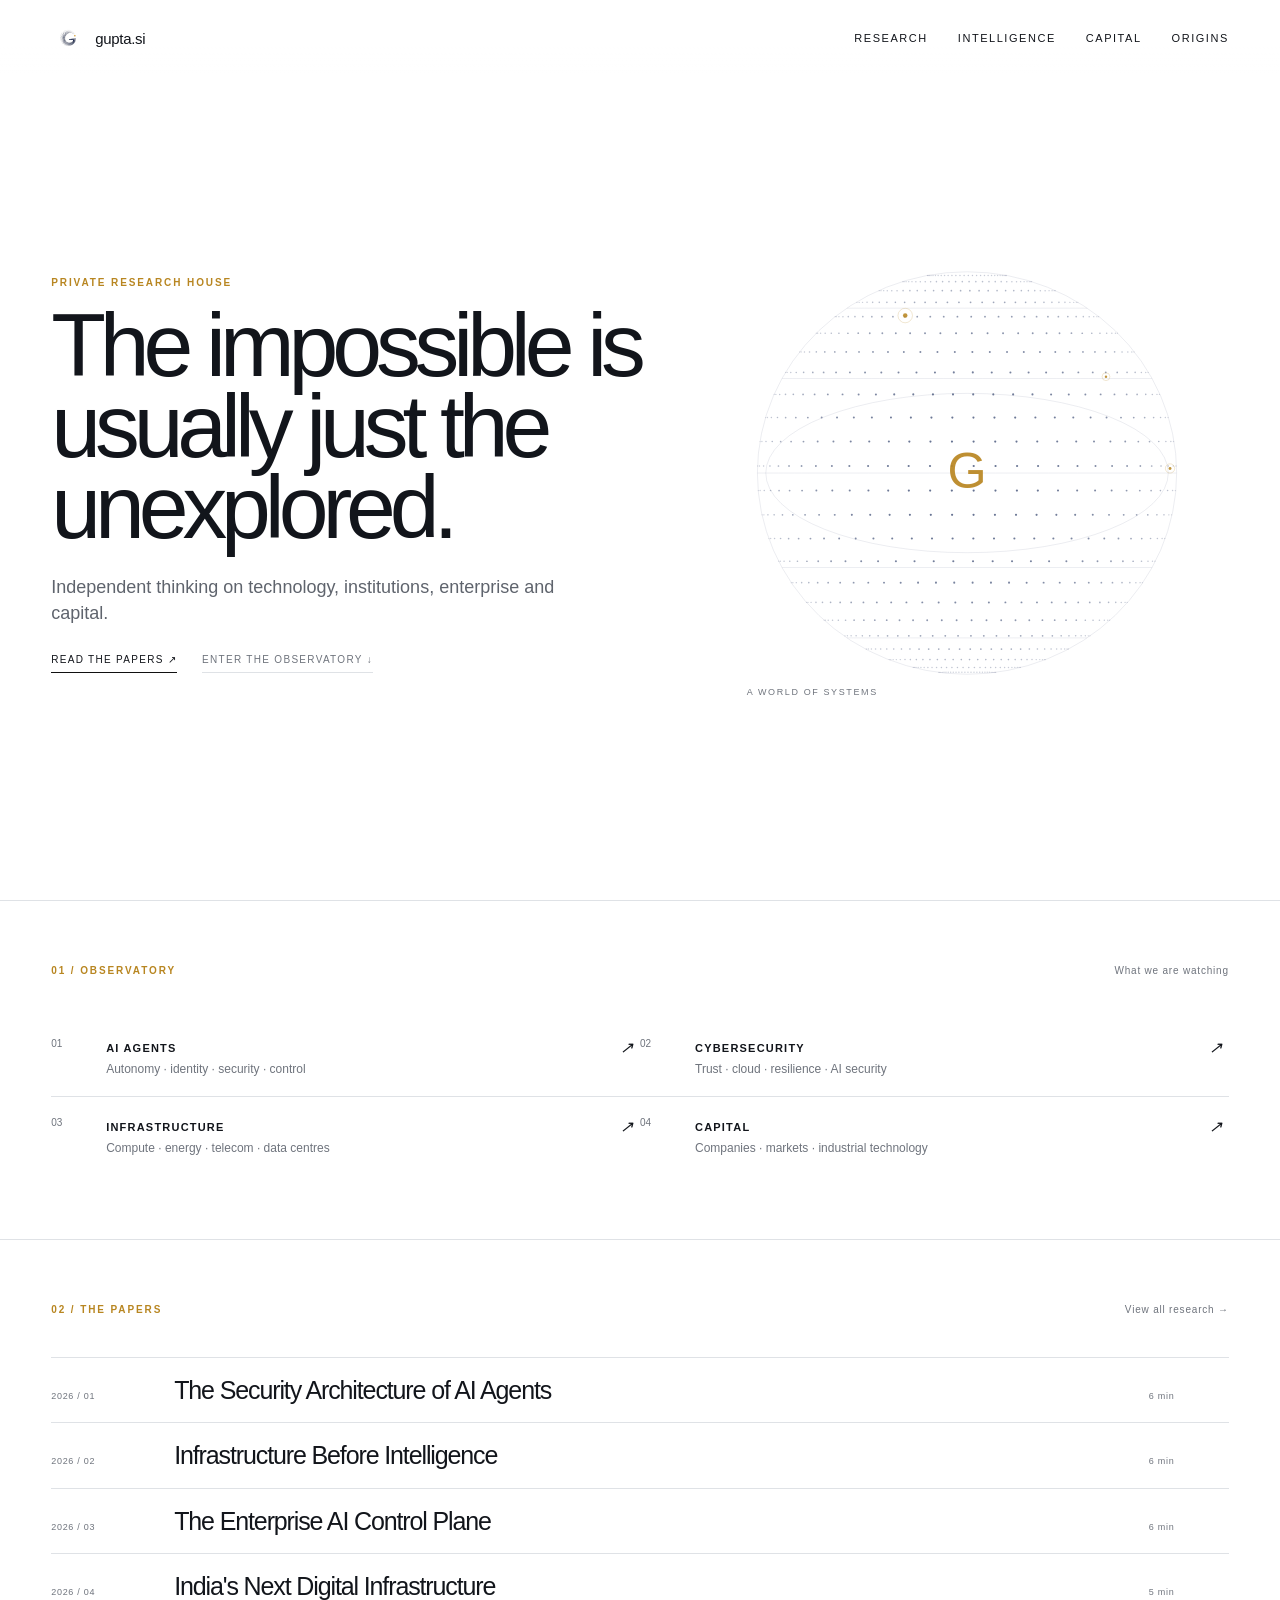
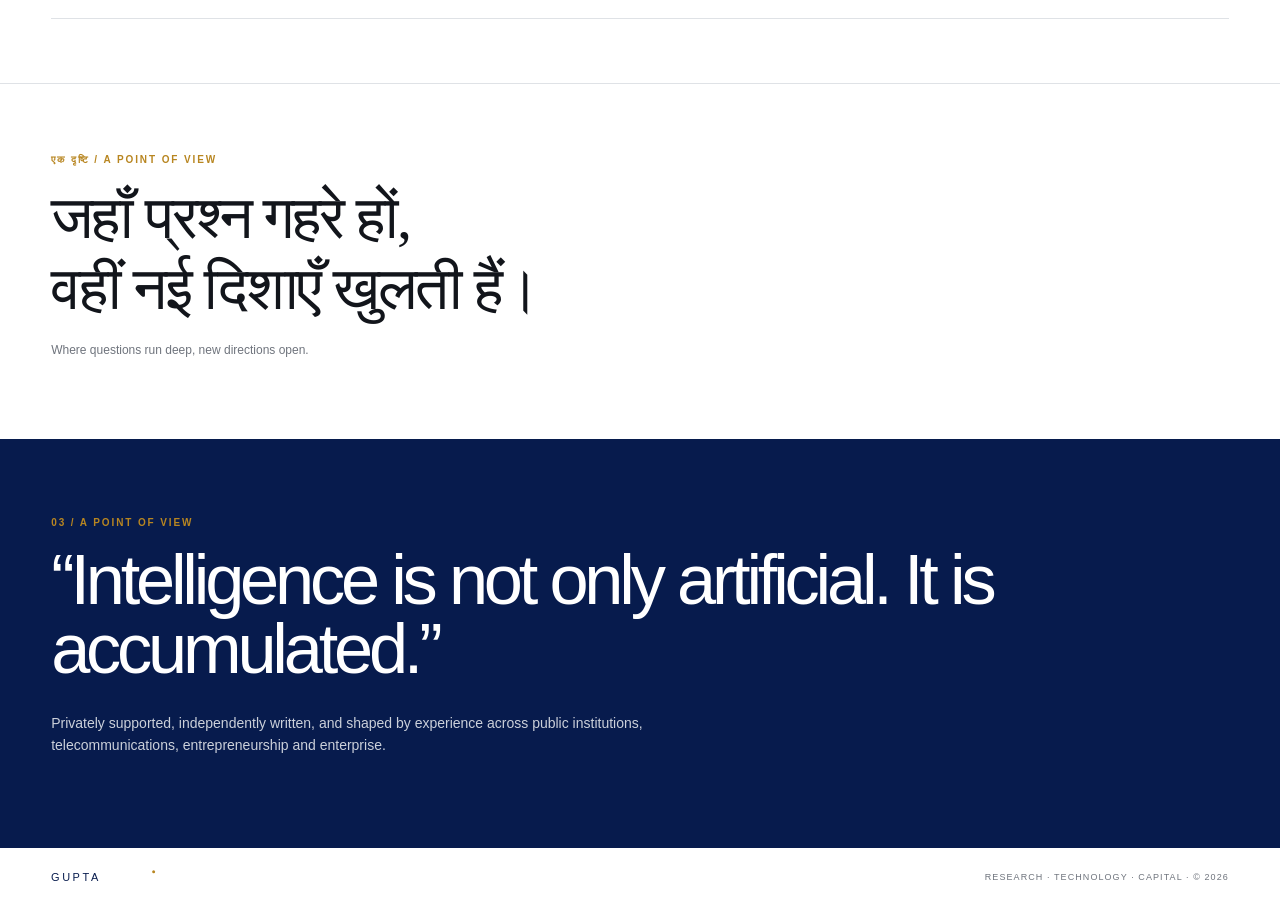
<file: index.html>
<!doctype html>
<html lang="en">
    <head>
        <meta charset="utf-8" />
        <meta name="viewport" content="width=device-width,initial-scale=1" />
        <meta name="theme-color" content="#fff" />
        <meta
            name="description"
            content="gupta.si - an independent research house exploring technology, institutions, enterprise and capital."
        />
        <link rel="icon" href="assets/favicon.svg" />
        <title>gupta.si | Namaste</title>
        <link rel="stylesheet" href="assets/styles.css" />
    </head>
    <body>
        <header class="site-header">
            <a class="brand" href="index.html"
                ><img src="assets/gupta-mark.png" class="brand-mark" alt="Gupta" /><span class="brand-name"
                    >gupta.si</span
                ></a
            >
            <nav class="desktop-nav">
                <a href="research.html">Research</a><a href="intelligence.html">Intelligence</a
                ><a href="capital.html">Capital</a><a href="origins.html">Origins</a>
            </nav>
            <button class="menu-toggle" aria-label="Open menu"><span></span><span></span></button>
        </header>
        <div class="mobile-menu">
            <a href="research.html">Research</a><a href="intelligence.html">Intelligence</a
            ><a href="capital.html">Capital</a><a href="origins.html">Origins</a>
        </div>
        <main>
            <section class="hero">
                <div>
                    <p class="eyebrow">PRIVATE RESEARCH HOUSE</p>
                    <h1>The impossible is usually just the unexplored.</h1>
                    <p class="hero-deck">Independent thinking on technology, institutions, enterprise and capital.</p>
                    <div class="hero-links">
                        <a class="text-link" href="research.html">Read the papers ↗</a
                        ><a class="text-link muted-link" href="#observatory">Enter the observatory ↓</a>
                    </div>
                </div>
                <div class="globe-wrap">
                    <canvas id="globe"></canvas><span class="globe-caption">A WORLD OF SYSTEMS</span>
                </div>
            </section>
            <section class="section" id="observatory">
                <div class="section-head">
                    <p class="eyebrow">01 / OBSERVATORY</p>
                    <span class="section-note">What we are watching</span>
                </div>
                <div class="signal-grid">
                    <a class="signal" href="intelligence.html#agents"
                        ><span class="signal-no">01</span
                        ><span><b>AI AGENTS</b><small>Autonomy · identity · security · control</small></span
                        ><i>↗</i></a
                    ><a class="signal" href="intelligence.html#cybersecurity"
                        ><span class="signal-no">02</span
                        ><span><b>CYBERSECURITY</b><small>Trust · cloud · resilience · AI security</small></span
                        ><i>↗</i></a
                    ><a class="signal" href="intelligence.html#infrastructure"
                        ><span class="signal-no">03</span
                        ><span><b>INFRASTRUCTURE</b><small>Compute · energy · telecom · data centres</small></span
                        ><i>↗</i></a
                    ><a class="signal" href="capital.html#technology-markets"
                        ><span class="signal-no">04</span
                        ><span><b>CAPITAL</b><small>Companies · markets · industrial technology</small></span
                        ><i>↗</i></a
                    >
                </div>
            </section>
            <section class="section">
                <div class="section-head">
                    <p class="eyebrow">02 / THE PAPERS</p>
                    <a class="section-note" href="research.html">View all research →</a>
                </div>
                <div class="paper-list">
                    <a class="paper" href="papers/ai-agents.html"
                        ><span>2026 / 01</span>
                        <h2>The Security Architecture of AI Agents</h2>
                        <em>6 min</em></a
                    ><a class="paper" href="papers/infrastructure.html"
                        ><span>2026 / 02</span>
                        <h2>Infrastructure Before Intelligence</h2>
                        <em>6 min</em></a
                    ><a class="paper" href="papers/control-plane.html"
                        ><span>2026 / 03</span>
                        <h2>The Enterprise AI Control Plane</h2>
                        <em>6 min</em></a
                    ><a class="paper" href="papers/india.html"
                        ><span>2026 / 04</span>
                        <h2>India's Next Digital Infrastructure</h2>
                        <em>5 min</em></a
                    >
                </div>
            </section>
            <section class="hindi-section">
                <div class="hindi-inner">
                    <p class="eyebrow">एक दृष्टि / A POINT OF VIEW</p>
                    <blockquote>जहाँ प्रश्न गहरे हों,<br />वहीं नई दिशाएँ खुलती हैं।</blockquote>
                    <p class="translation">Where questions run deep, new directions open.</p>
                </div>
            </section>
            <section class="manifesto">
                <div class="manifesto-inner">
                    <p class="eyebrow">03 / A POINT OF VIEW</p>
                    <blockquote>“Intelligence is not only artificial. It is accumulated.”</blockquote>
                    <p>
                        Privately supported, independently written, and shaped by experience across public institutions,
                        telecommunications, entrepreneurship and enterprise.
                    </p>
                </div>
            </section>
        </main>
        <footer class="site-footer">
            <img class="footer-wordmark" src="assets/wordmark.svg" alt="Gupta" /><span
                >Research · Technology · Capital · © 2026</span
            >
        </footer>
        <script src="assets/site.js"></script>
        <script src="assets/globe.js"></script>
    </body>
</html>
</file>
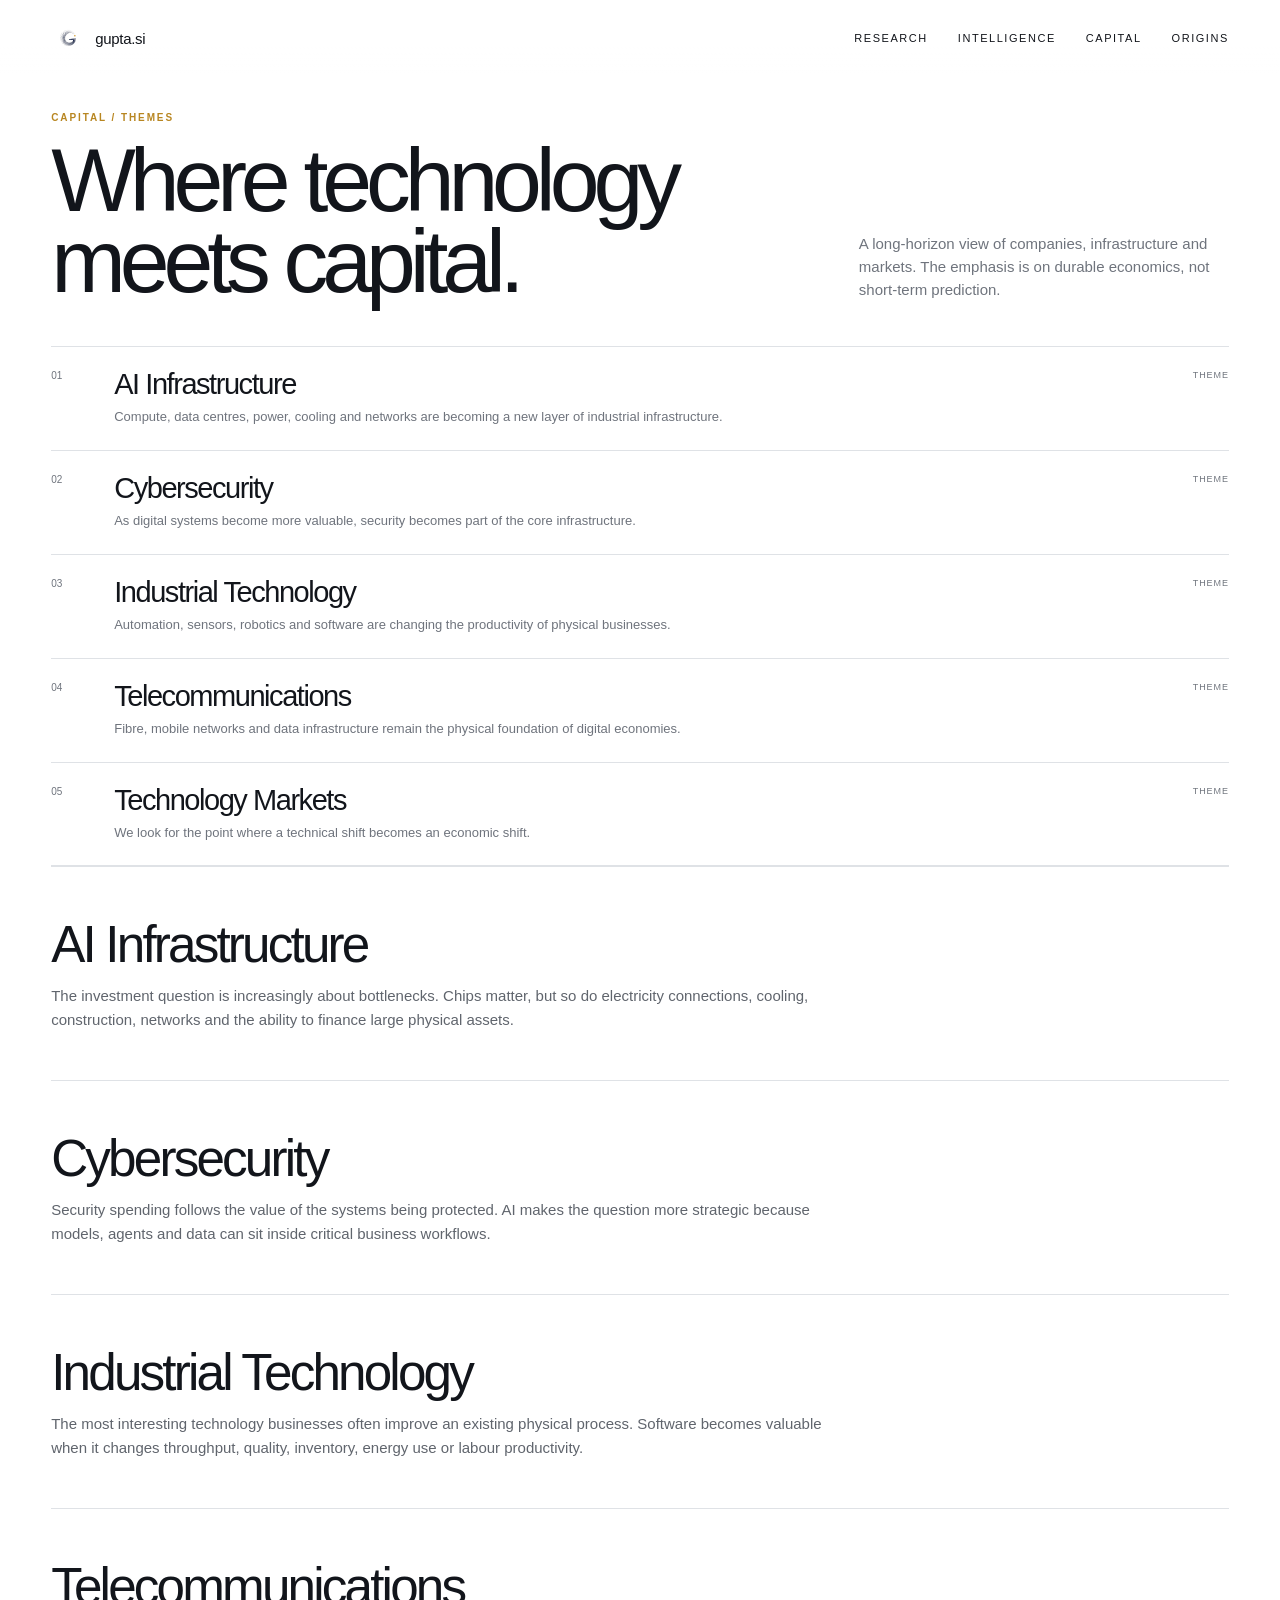
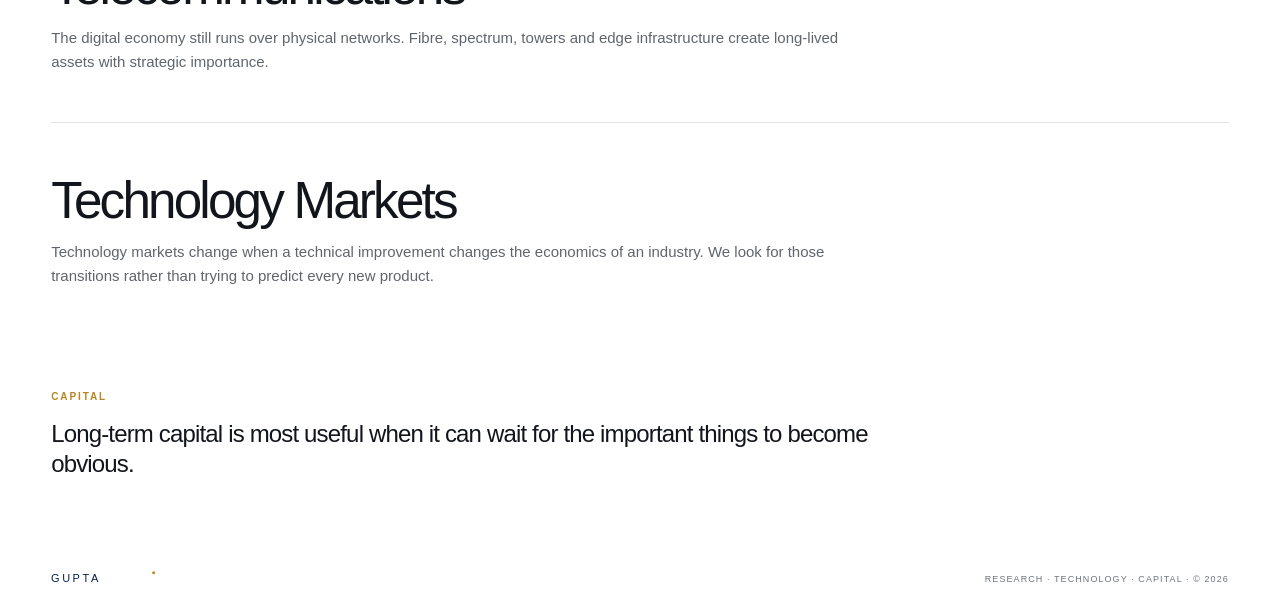
<file: capital.html>
<!doctype html>
<html lang="en">
    <head>
        <meta charset="utf-8" />
        <meta name="viewport" content="width=device-width,initial-scale=1" />
        <meta name="theme-color" content="#fff" />
        <meta
            name="description"
            content="Gupta Capital — long-horizon themes across technology, infrastructure and markets."
        />
        <link rel="icon" href="assets/favicon.svg" />
        <title>gupta.si | capital</title>
        <link rel="stylesheet" href="assets/styles.css" />
    </head>
    <body>
        <header class="site-header">
            <a class="brand" href="index.html"
                ><img src="assets/gupta-mark.png" class="brand-mark" alt="Gupta" /><span class="brand-name"
                    >gupta.si</span
                ></a
            >
            <nav class="desktop-nav">
                <a href="research.html">Research</a><a href="intelligence.html">Intelligence</a
                ><a href="capital.html">Capital</a><a href="origins.html">Origins</a>
            </nav>
            <button class="menu-toggle"><span></span><span></span></button>
        </header>
        <div class="mobile-menu">
            <a href="research.html">Research</a><a href="intelligence.html">Intelligence</a
            ><a href="capital.html">Capital</a><a href="origins.html">Origins</a>
        </div>
        <main class="inner-page">
            <div class="page-intro">
                <div>
                    <p class="eyebrow">CAPITAL / THEMES</p>
                    <h1>Where technology meets capital.</h1>
                </div>
                <p class="intro-copy">
                    A long-horizon view of companies, infrastructure and markets. The emphasis is on durable economics,
                    not short-term prediction.
                </p>
            </div>
            <section class="content-list">
                <a class="content-row" href="#ai-infrastructure"
                    ><span class="row-no">01</span>
                    <div>
                        <h2>AI Infrastructure</h2>
                        <p>
                            Compute, data centres, power, cooling and networks are becoming a new layer of industrial
                            infrastructure.
                        </p>
                    </div>
                    <em>Theme</em></a
                ><a class="content-row" href="#cyber"
                    ><span class="row-no">02</span>
                    <div>
                        <h2>Cybersecurity</h2>
                        <p>
                            As digital systems become more valuable, security becomes part of the core infrastructure.
                        </p>
                    </div>
                    <em>Theme</em></a
                ><a class="content-row" href="#industrial"
                    ><span class="row-no">03</span>
                    <div>
                        <h2>Industrial Technology</h2>
                        <p>
                            Automation, sensors, robotics and software are changing the productivity of physical
                            businesses.
                        </p>
                    </div>
                    <em>Theme</em></a
                ><a class="content-row" href="#telecom"
                    ><span class="row-no">04</span>
                    <div>
                        <h2>Telecommunications</h2>
                        <p>
                            Fibre, mobile networks and data infrastructure remain the physical foundation of digital
                            economies.
                        </p>
                    </div>
                    <em>Theme</em></a
                ><a class="content-row" href="#technology-markets"
                    ><span class="row-no">05</span>
                    <div>
                        <h2>Technology Markets</h2>
                        <p>We look for the point where a technical shift becomes an economic shift.</p>
                    </div>
                    <em>Theme</em></a
                >
            </section>
            <section>
                <article class="topic-section" id="ai-infrastructure">
                    <h2>AI Infrastructure</h2>
                    <p>
                        The investment question is increasingly about bottlenecks. Chips matter, but so do electricity
                        connections, cooling, construction, networks and the ability to finance large physical assets.
                    </p>
                </article>
                <article class="topic-section" id="cyber">
                    <h2>Cybersecurity</h2>
                    <p>
                        Security spending follows the value of the systems being protected. AI makes the question more
                        strategic because models, agents and data can sit inside critical business workflows.
                    </p>
                </article>
                <article class="topic-section" id="industrial">
                    <h2>Industrial Technology</h2>
                    <p>
                        The most interesting technology businesses often improve an existing physical process. Software
                        becomes valuable when it changes throughput, quality, inventory, energy use or labour
                        productivity.
                    </p>
                </article>
                <article class="topic-section" id="telecom">
                    <h2>Telecommunications</h2>
                    <p>
                        The digital economy still runs over physical networks. Fibre, spectrum, towers and edge
                        infrastructure create long-lived assets with strategic importance.
                    </p>
                </article>
                <article class="topic-section" id="technology-markets">
                    <h2>Technology Markets</h2>
                    <p>
                        Technology markets change when a technical improvement changes the economics of an industry. We
                        look for those transitions rather than trying to predict every new product.
                    </p>
                </article>
            </section>
            <div class="closing-note">
                <p class="eyebrow">CAPITAL</p>
                <p>Long-term capital is most useful when it can wait for the important things to become obvious.</p>
            </div>
        </main>
        <footer class="site-footer">
            <img class="footer-wordmark" src="assets/wordmark.svg" alt="Gupta" /><span
                >Research · Technology · Capital · © 2026</span
            >
        </footer>
        <script src="assets/site.js"></script>
    </body>
</html>
</file>
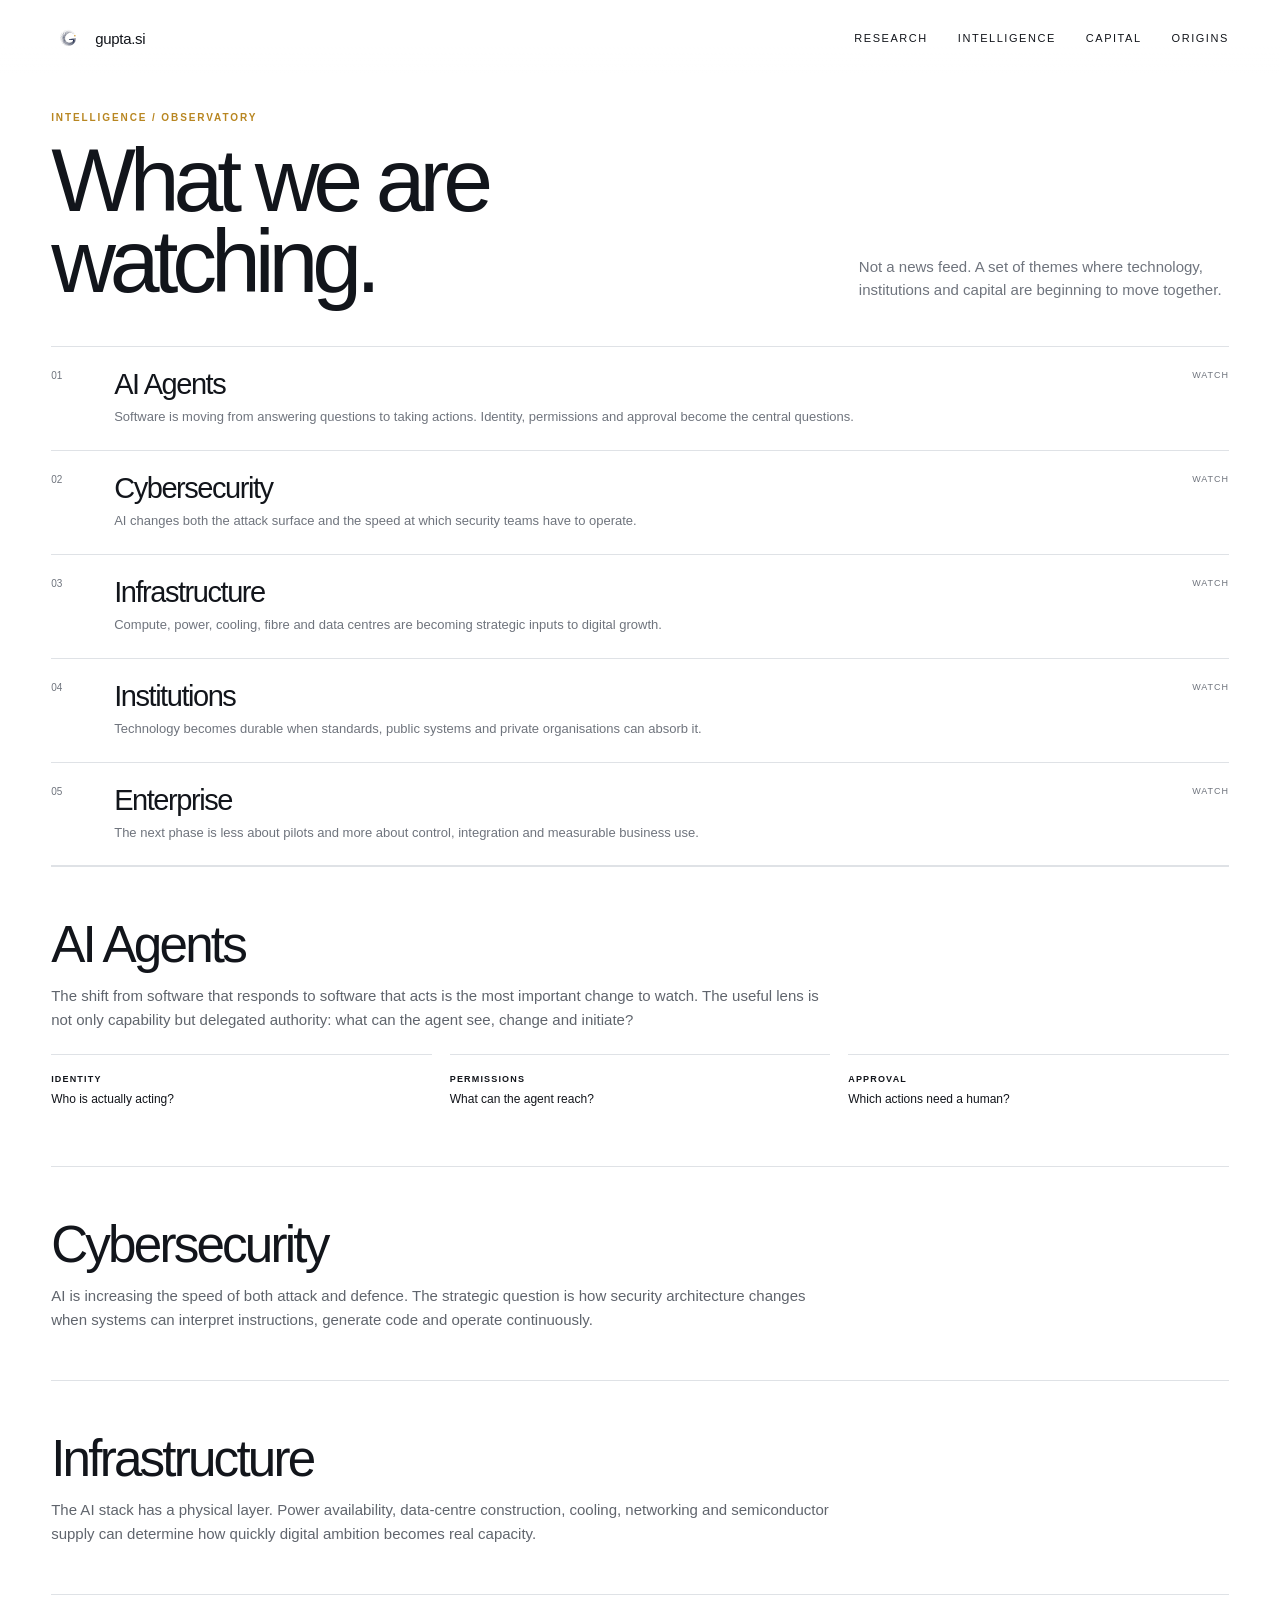
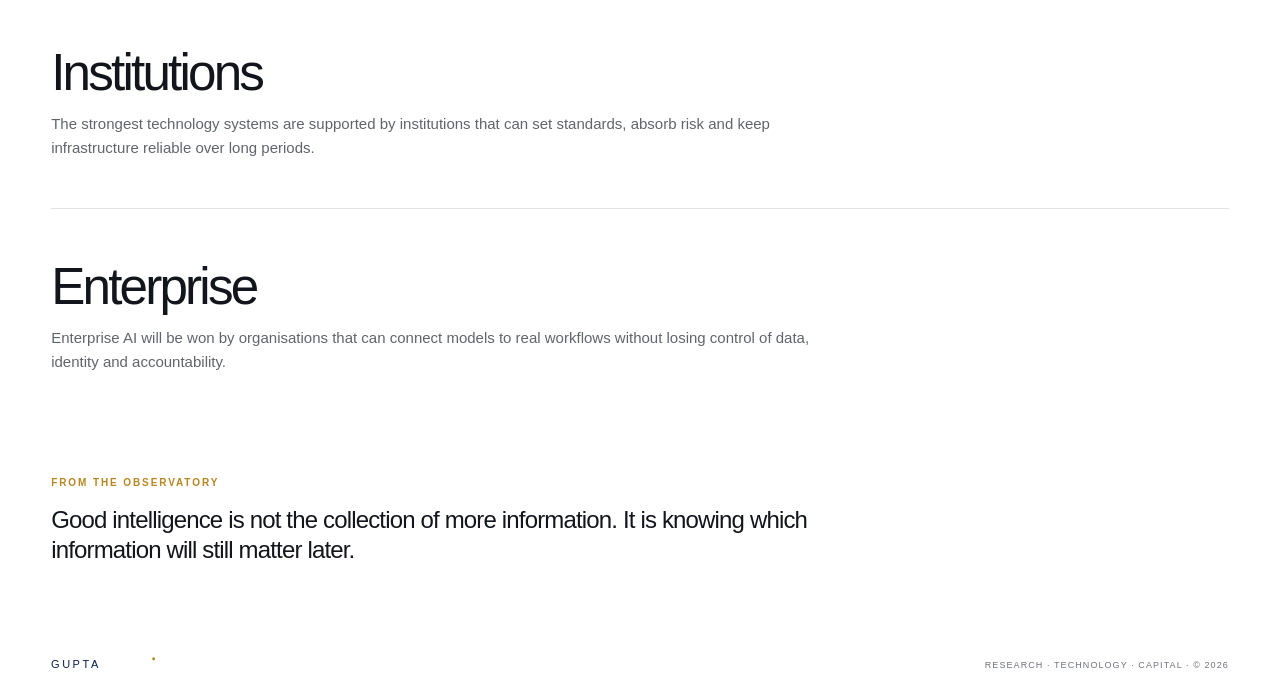
<file: intelligence.html>
<!doctype html>
<html lang="en">
    <head>
        <meta charset="utf-8" />
        <meta name="viewport" content="width=device-width,initial-scale=1" />
        <meta name="theme-color" content="#fff" />
        <meta
            name="description"
            content="The Gupta Observatory — themes being watched across technology, security and institutions."
        />
        <link rel="icon" href="assets/favicon.svg" />
        <title>gupta.si | intelligence</title>
        <link rel="stylesheet" href="assets/styles.css" />
    </head>
    <body>
        <header class="site-header">
            <a class="brand" href="index.html"
                ><img src="assets/gupta-mark.png" class="brand-mark" alt="Gupta" /><span class="brand-name"
                    >gupta.si</span
                ></a
            >
            <nav class="desktop-nav">
                <a href="research.html">Research</a><a href="intelligence.html">Intelligence</a
                ><a href="capital.html">Capital</a><a href="origins.html">Origins</a>
            </nav>
            <button class="menu-toggle"><span></span><span></span></button>
        </header>
        <div class="mobile-menu">
            <a href="research.html">Research</a><a href="intelligence.html">Intelligence</a
            ><a href="capital.html">Capital</a><a href="origins.html">Origins</a>
        </div>
        <main class="inner-page">
            <div class="page-intro">
                <div>
                    <p class="eyebrow">INTELLIGENCE / OBSERVATORY</p>
                    <h1>What we are watching.</h1>
                </div>
                <p class="intro-copy">
                    Not a news feed. A set of themes where technology, institutions and capital are beginning to move
                    together.
                </p>
            </div>
            <section class="content-list">
                <a class="content-row" href="#agents"
                    ><span class="row-no">01</span>
                    <div>
                        <h2>AI Agents</h2>
                        <p>
                            Software is moving from answering questions to taking actions. Identity, permissions and
                            approval become the central questions.
                        </p>
                    </div>
                    <em>Watch</em></a
                ><a class="content-row" href="#cybersecurity"
                    ><span class="row-no">02</span>
                    <div>
                        <h2>Cybersecurity</h2>
                        <p>AI changes both the attack surface and the speed at which security teams have to operate.</p>
                    </div>
                    <em>Watch</em></a
                ><a class="content-row" href="#infrastructure"
                    ><span class="row-no">03</span>
                    <div>
                        <h2>Infrastructure</h2>
                        <p>
                            Compute, power, cooling, fibre and data centres are becoming strategic inputs to digital
                            growth.
                        </p>
                    </div>
                    <em>Watch</em></a
                ><a class="content-row" href="#institutions"
                    ><span class="row-no">04</span>
                    <div>
                        <h2>Institutions</h2>
                        <p>
                            Technology becomes durable when standards, public systems and private organisations can
                            absorb it.
                        </p>
                    </div>
                    <em>Watch</em></a
                ><a class="content-row" href="#enterprise"
                    ><span class="row-no">05</span>
                    <div>
                        <h2>Enterprise</h2>
                        <p>
                            The next phase is less about pilots and more about control, integration and measurable
                            business use.
                        </p>
                    </div>
                    <em>Watch</em></a
                >
            </section>
            <section>
                <article class="topic-section" id="agents">
                    <h2>AI Agents</h2>
                    <p>
                        The shift from software that responds to software that acts is the most important change to
                        watch. The useful lens is not only capability but delegated authority: what can the agent see,
                        change and initiate?
                    </p>
                    <div class="topic-grid">
                        <div class="topic-card">
                            <b>Identity</b>
                            <p>Who is actually acting?</p>
                        </div>
                        <div class="topic-card">
                            <b>Permissions</b>
                            <p>What can the agent reach?</p>
                        </div>
                        <div class="topic-card">
                            <b>Approval</b>
                            <p>Which actions need a human?</p>
                        </div>
                    </div>
                </article>
                <article class="topic-section" id="cybersecurity">
                    <h2>Cybersecurity</h2>
                    <p>
                        AI is increasing the speed of both attack and defence. The strategic question is how security
                        architecture changes when systems can interpret instructions, generate code and operate
                        continuously.
                    </p>
                </article>
                <article class="topic-section" id="infrastructure">
                    <h2>Infrastructure</h2>
                    <p>
                        The AI stack has a physical layer. Power availability, data-centre construction, cooling,
                        networking and semiconductor supply can determine how quickly digital ambition becomes real
                        capacity.
                    </p>
                </article>
                <article class="topic-section" id="institutions">
                    <h2>Institutions</h2>
                    <p>
                        The strongest technology systems are supported by institutions that can set standards, absorb
                        risk and keep infrastructure reliable over long periods.
                    </p>
                </article>
                <article class="topic-section" id="enterprise">
                    <h2>Enterprise</h2>
                    <p>
                        Enterprise AI will be won by organisations that can connect models to real workflows without
                        losing control of data, identity and accountability.
                    </p>
                </article>
            </section>
            <div class="closing-note">
                <p class="eyebrow">FROM THE OBSERVATORY</p>
                <p>
                    Good intelligence is not the collection of more information. It is knowing which information will
                    still matter later.
                </p>
            </div>
        </main>
        <footer class="site-footer">
            <img class="footer-wordmark" src="assets/wordmark.svg" alt="Gupta" /><span
                >Research · Technology · Capital · © 2026</span
            >
        </footer>
        <script src="assets/site.js"></script>
    </body>
</html>
</file>
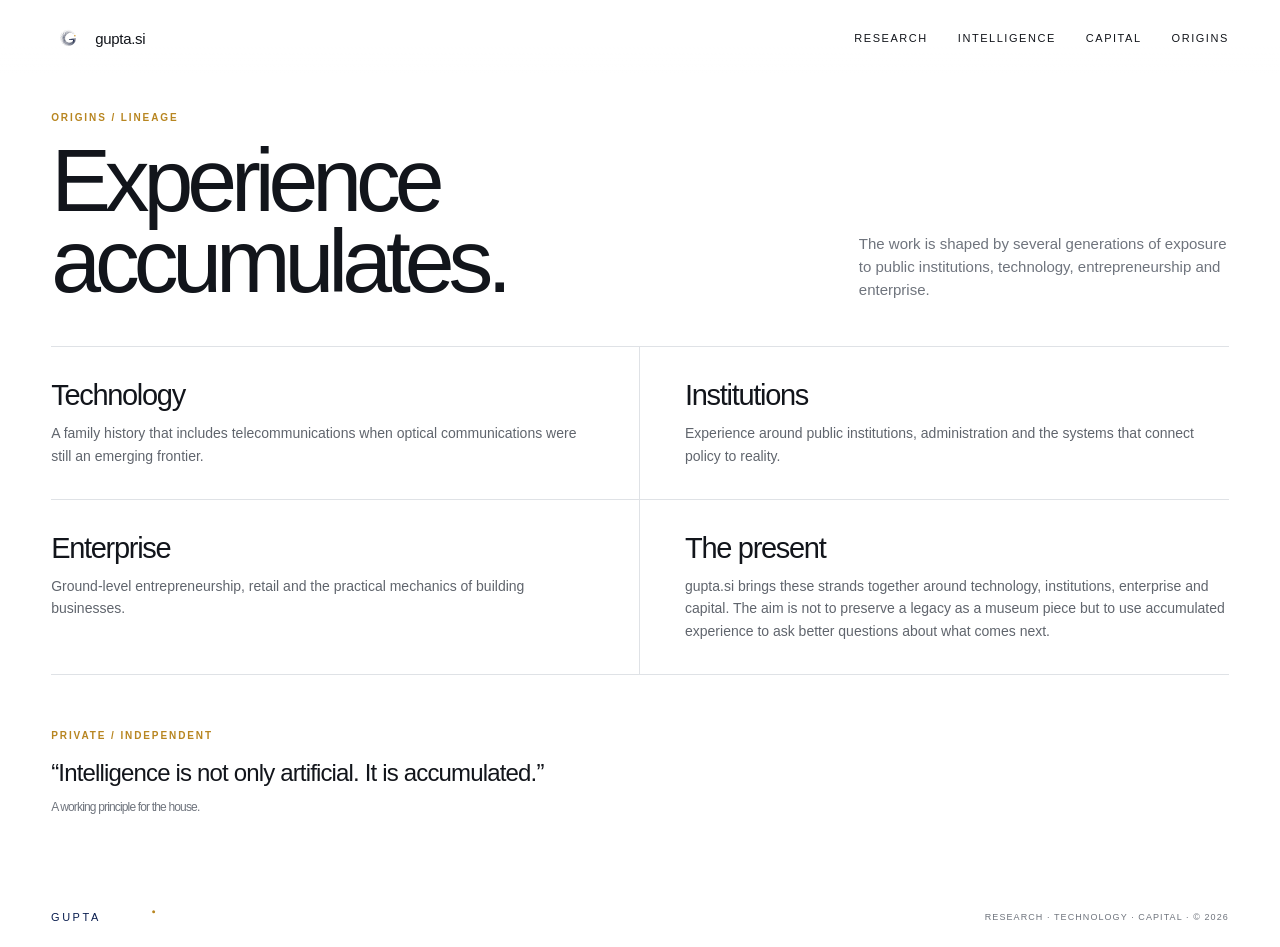
<file: origins.html>
<!doctype html>
<html lang="en">
    <head>
        <meta charset="utf-8" />
        <meta name="viewport" content="width=device-width,initial-scale=1" />
        <meta name="theme-color" content="#fff" />
        <meta
            name="description"
            content="Gupta Origins - a family history across public institutions, telecommunications, entrepreneurship and enterprise."
        />
        <link rel="icon" href="assets/favicon.svg" />
        <title>gupta.si | origins</title>
        <link rel="stylesheet" href="assets/styles.css" />
    </head>
    <body>
        <header class="site-header">
            <a class="brand" href="index.html"
                ><img src="assets/gupta-mark.png" class="brand-mark" alt="Gupta" /><span class="brand-name"
                    >gupta.si</span
                ></a
            >
            <nav class="desktop-nav">
                <a href="research.html">Research</a><a href="intelligence.html">Intelligence</a
                ><a href="capital.html">Capital</a><a href="origins.html">Origins</a>
            </nav>
            <button class="menu-toggle"><span></span><span></span></button>
        </header>
        <div class="mobile-menu">
            <a href="research.html">Research</a><a href="intelligence.html">Intelligence</a
            ><a href="capital.html">Capital</a><a href="origins.html">Origins</a>
        </div>
        <main class="inner-page">
            <div class="page-intro">
                <div>
                    <p class="eyebrow">ORIGINS / LINEAGE</p>
                    <h1>Experience accumulates.</h1>
                </div>
                <p class="intro-copy">
                    The work is shaped by several generations of exposure to public institutions, technology,
                    entrepreneurship and enterprise.
                </p>
            </div>
            <div class="origin-grid">
                <article class="origin-block">
                    <h2>Technology</h2>
                    <p>
                        A family history that includes telecommunications when optical communications were still an emerging frontier.
                    </p>
                </article>
                <article class="origin-block">
                    <h2>Institutions</h2>
                    <p>
                        Experience around public institutions, administration and the systems that connect policy to reality.
                    </p>
                </article>
                <article class="origin-block">
                    <h2>Enterprise</h2>
                    <p>
                        Ground-level entrepreneurship, retail and the practical mechanics of building businesses.
                    </p>
                </article>
                <article class="origin-block">
                    <h2>The present</h2>
                    <p>
                        gupta.si brings these strands together around technology, institutions, enterprise and capital.
                        The aim is not to preserve a legacy as a museum piece but to use accumulated experience to ask
                        better questions about what comes next.
                    </p>
                </article>
            </div>
            <div class="closing-note">
                <p class="eyebrow">PRIVATE / INDEPENDENT</p>
                <p>
                    “Intelligence is not only artificial. It is accumulated.”<br /><span
                        style="font-size: 12px; color: var(--muted)"
                        >A working principle for the house.</span
                    >
                </p>
            </div>
        </main>
        <footer class="site-footer">
            <img class="footer-wordmark" src="assets/wordmark.svg" alt="Gupta" /><span
                >Research · Technology · Capital · © 2026</span
            >
        </footer>
        <script src="assets/site.js"></script>
    </body>
</html>
</file>
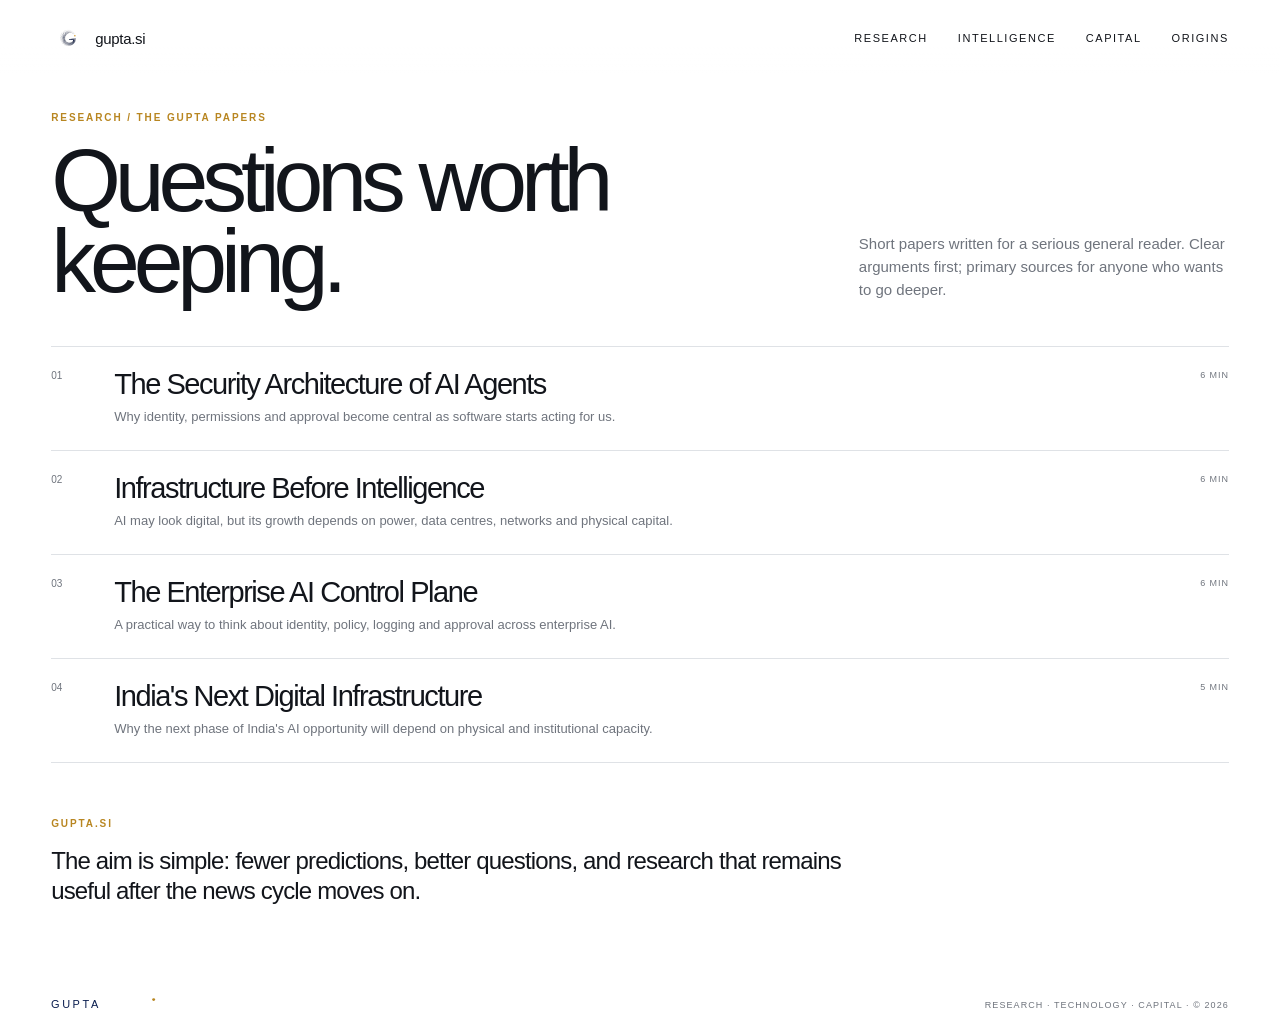
<file: research.html>
<!doctype html>
<html lang="en">
    <head>
        <meta charset="utf-8" />
        <meta name="viewport" content="width=device-width,initial-scale=1" />
        <meta name="theme-color" content="#fff" />
        <meta
            name="description"
            content="The Gupta Papers — short, readable research on technology, institutions, enterprise and capital."
        />
        <link rel="icon" href="assets/favicon.svg" />
        <title>gupta.si | research</title>
        <link rel="stylesheet" href="assets/styles.css" />
    </head>
    <body>
        <header class="site-header">
            <a class="brand" href="index.html"
                ><img src="assets/gupta-mark.png" class="brand-mark" alt="Gupta" /><span class="brand-name"
                    >gupta.si</span
                ></a
            >
            <nav class="desktop-nav">
                <a href="research.html">Research</a><a href="intelligence.html">Intelligence</a
                ><a href="capital.html">Capital</a><a href="origins.html">Origins</a>
            </nav>
            <button class="menu-toggle"><span></span><span></span></button>
        </header>
        <div class="mobile-menu">
            <a href="research.html">Research</a><a href="intelligence.html">Intelligence</a
            ><a href="capital.html">Capital</a><a href="origins.html">Origins</a>
        </div>
        <main class="inner-page">
            <div class="page-intro">
                <div>
                    <p class="eyebrow">RESEARCH / THE GUPTA PAPERS</p>
                    <h1>Questions worth keeping.</h1>
                </div>
                <p class="intro-copy">
                    Short papers written for a serious general reader. Clear arguments first; primary sources for anyone
                    who wants to go deeper.
                </p>
            </div>
            <section class="content-list">
                <a class="content-row" href="papers/ai-agents.html"
                    ><span class="row-no">01</span>
                    <div>
                        <h2>The Security Architecture of AI Agents</h2>
                        <p>Why identity, permissions and approval become central as software starts acting for us.</p>
                    </div>
                    <em>6 min</em></a
                ><a class="content-row" href="papers/infrastructure.html"
                    ><span class="row-no">02</span>
                    <div>
                        <h2>Infrastructure Before Intelligence</h2>
                        <p>
                            AI may look digital, but its growth depends on power, data centres, networks and physical
                            capital.
                        </p>
                    </div>
                    <em>6 min</em></a
                ><a class="content-row" href="papers/control-plane.html"
                    ><span class="row-no">03</span>
                    <div>
                        <h2>The Enterprise AI Control Plane</h2>
                        <p>
                            A practical way to think about identity, policy, logging and approval across enterprise AI.
                        </p>
                    </div>
                    <em>6 min</em></a
                ><a class="content-row" href="papers/india.html"
                    ><span class="row-no">04</span>
                    <div>
                        <h2>India's Next Digital Infrastructure</h2>
                        <p>
                            Why the next phase of India's AI opportunity will depend on physical and institutional
                            capacity.
                        </p>
                    </div>
                    <em>5 min</em></a
                >
            </section>
            <div class="closing-note">
                <p class="eyebrow">GUPTA.SI</p>
                <p>
                    The aim is simple: fewer predictions, better questions, and research that remains useful after the
                    news cycle moves on.
                </p>
            </div>
        </main>
        <footer class="site-footer">
            <img class="footer-wordmark" src="assets/wordmark.svg" alt="Gupta" /><span
                >Research · Technology · Capital · © 2026</span
            >
        </footer>
        <script src="assets/site.js"></script>
    </body>
</html>
</file>
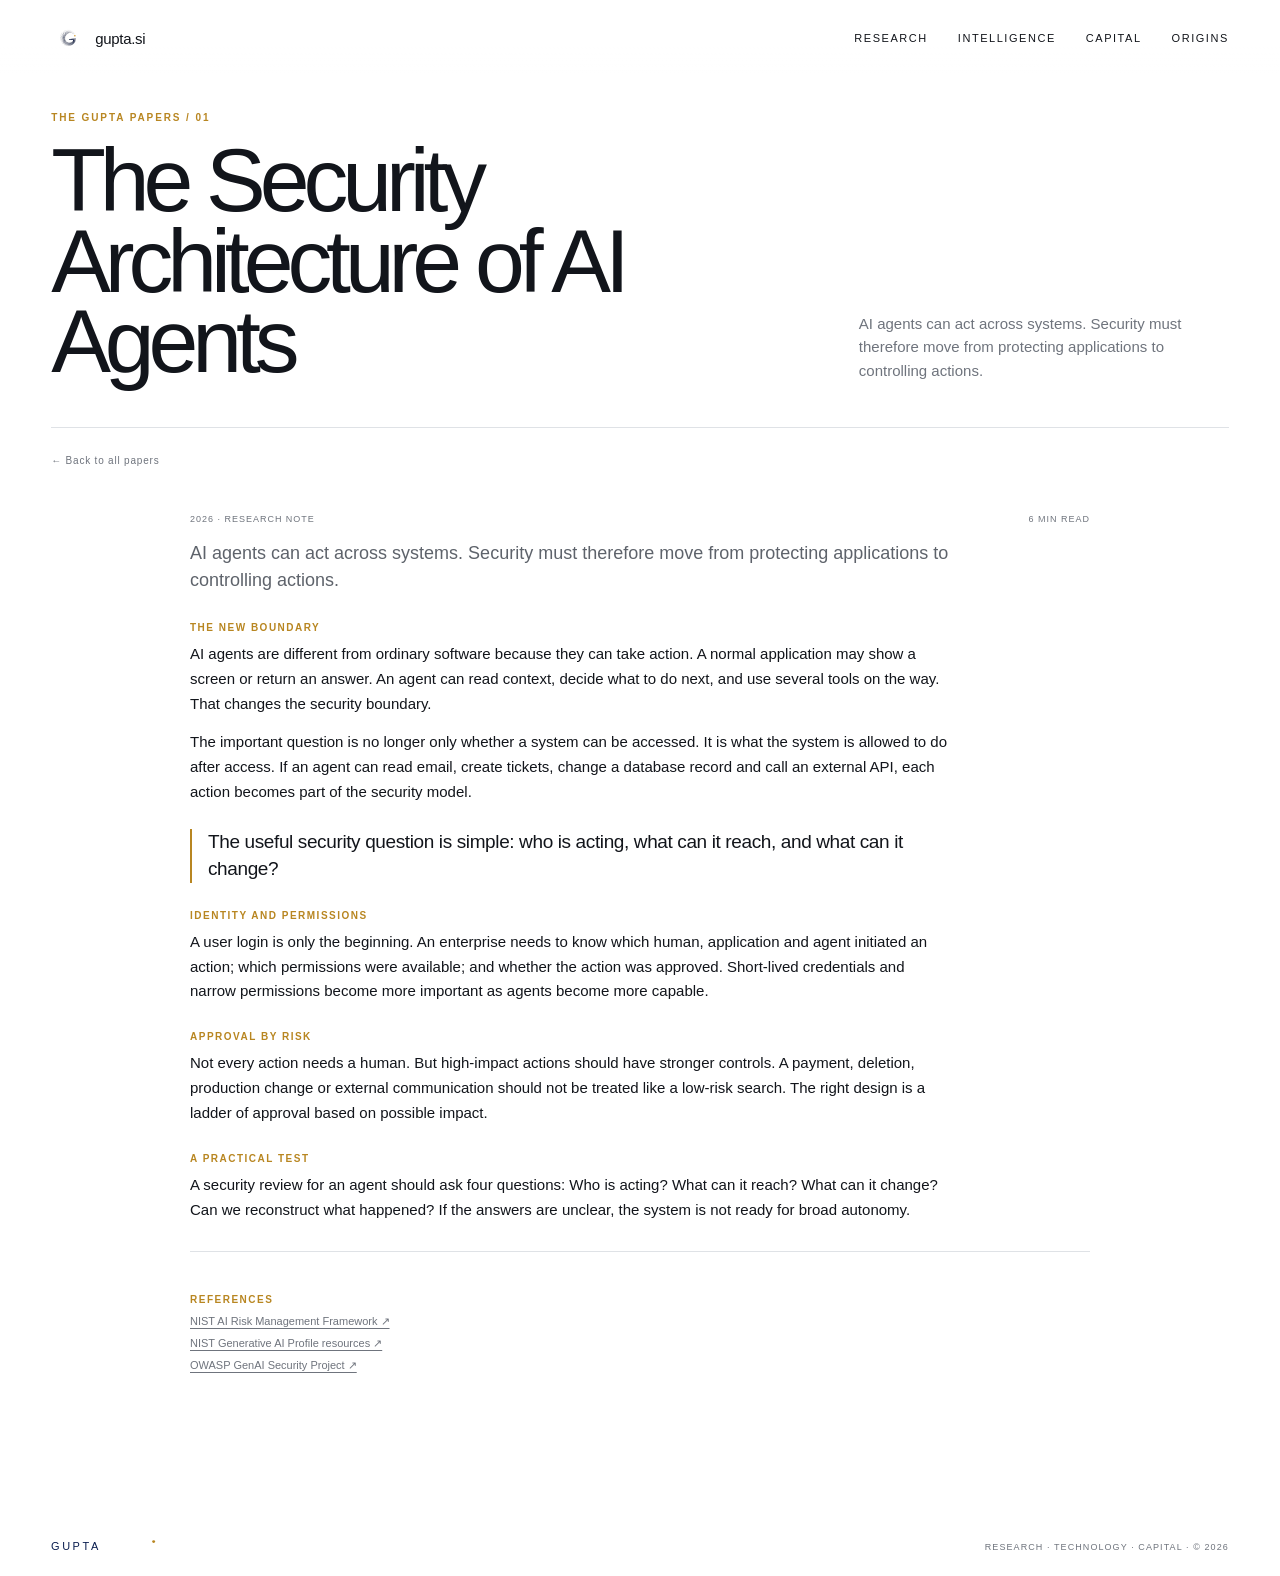
<file: papers/ai-agents.html>
<!doctype html><html lang="en"><head><meta charset="utf-8"><meta name="viewport" content="width=device-width,initial-scale=1"><meta name="theme-color" content="#fff"><meta name="description" content="The Security Architecture of AI Agents — The Gupta Papers."><link rel="icon" href="../assets/favicon.svg"><title>Gupta — The Security Architecture of AI Agents</title><link rel="stylesheet" href="../assets/styles.css"></head><body>
<header class="site-header"><a class="brand" href="../index.html"><img src="../assets/gupta-mark.png" class="brand-mark" alt="Gupta"><span class="brand-name">gupta.si</span></a><nav class="desktop-nav"><a href="../research.html">Research</a><a href="../intelligence.html">Intelligence</a><a href="../capital.html">Capital</a><a href="../origins.html">Origins</a></nav><button class="menu-toggle"><span></span><span></span></button></header><div class="mobile-menu"><a href="../research.html">Research</a><a href="../intelligence.html">Intelligence</a><a href="../capital.html">Capital</a><a href="../origins.html">Origins</a></div>
<main class="inner-page"><div class="page-intro"><div><p class="eyebrow">THE GUPTA PAPERS / 01</p><h1>The Security Architecture of AI Agents</h1></div><p class="intro-copy">AI agents can act across systems. Security must therefore move from protecting applications to controlling actions.</p></div><div style="padding:22px 0 0"><a class="section-note" href="../research.html">← Back to all papers</a></div><article class="paper-article" style="padding-top:46px"><div class="article-meta"><span>2026 · RESEARCH NOTE</span><span>6 min READ</span></div><p class="dek">AI agents can act across systems. Security must therefore move from protecting applications to controlling actions.</p>
<h3>The new boundary</h3><p>AI agents are different from ordinary software because they can take action. A normal application may show a screen or return an answer. An agent can read context, decide what to do next, and use several tools on the way. That changes the security boundary.</p><p>The important question is no longer only whether a system can be accessed. It is what the system is allowed to do after access. If an agent can read email, create tickets, change a database record and call an external API, each action becomes part of the security model.</p><div class="pull">The useful security question is simple: who is acting, what can it reach, and what can it change?</div><h3>Identity and permissions</h3><p>A user login is only the beginning. An enterprise needs to know which human, application and agent initiated an action; which permissions were available; and whether the action was approved. Short-lived credentials and narrow permissions become more important as agents become more capable.</p><h3>Approval by risk</h3><p>Not every action needs a human. But high-impact actions should have stronger controls. A payment, deletion, production change or external communication should not be treated like a low-risk search. The right design is a ladder of approval based on possible impact.</p><h3>A practical test</h3><p>A security review for an agent should ask four questions: Who is acting? What can it reach? What can it change? Can we reconstruct what happened? If the answers are unclear, the system is not ready for broad autonomy.</p>
<div class="references"><h3>References</h3><p><a href="https://www.nist.gov/itl/ai-risk-management-framework" target="_blank" rel="noopener">NIST AI Risk Management Framework ↗</a></p><p><a href="https://www.nist.gov/itl/ai-risk-management-framework/ai-risk-management-framework-resources" target="_blank" rel="noopener">NIST Generative AI Profile resources ↗</a></p><p><a href="https://genai.owasp.org/" target="_blank" rel="noopener">OWASP GenAI Security Project ↗</a></p></div></article></main><footer class="site-footer"><img class="footer-wordmark" src="../assets/wordmark.svg" alt="Gupta"><span>Research · Technology · Capital · © 2026</span></footer><script src="../assets/site.js"></script></body></html>
</file>
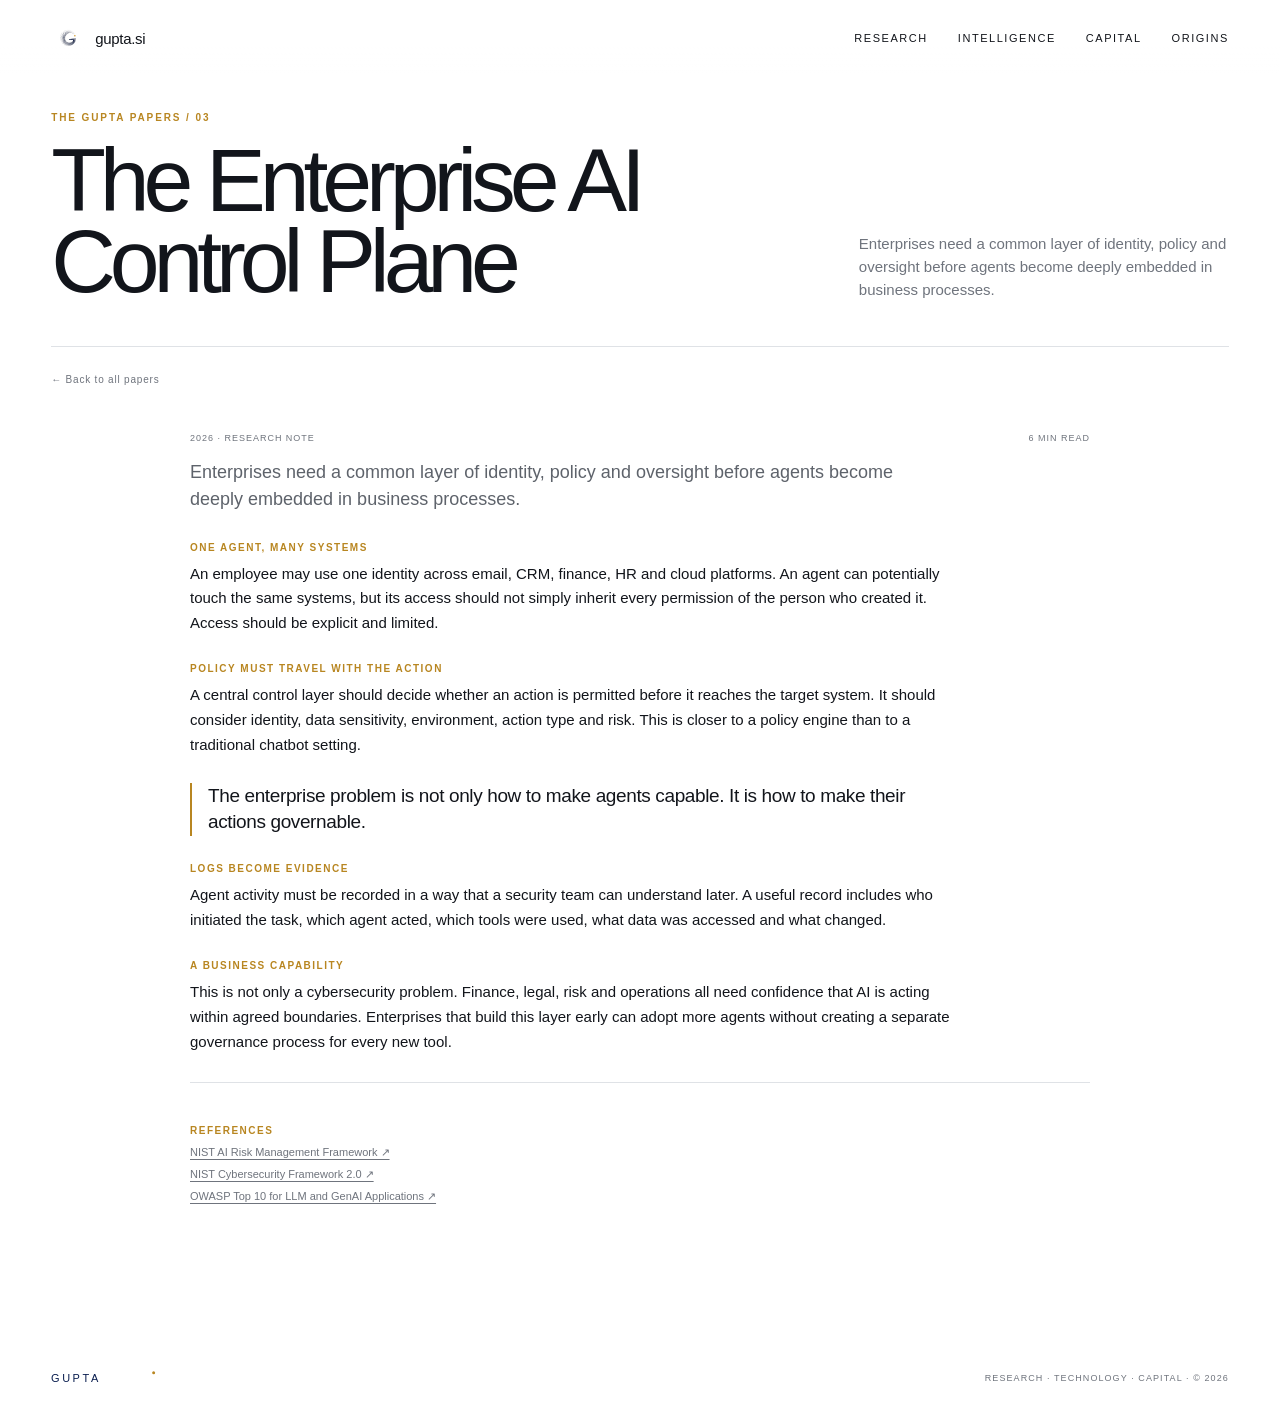
<file: papers/control-plane.html>
<!doctype html><html lang="en"><head><meta charset="utf-8"><meta name="viewport" content="width=device-width,initial-scale=1"><meta name="theme-color" content="#fff"><meta name="description" content="The Enterprise AI Control Plane — The Gupta Papers."><link rel="icon" href="../assets/favicon.svg"><title>Gupta — The Enterprise AI Control Plane</title><link rel="stylesheet" href="../assets/styles.css"></head><body>
<header class="site-header"><a class="brand" href="../index.html"><img src="../assets/gupta-mark.png" class="brand-mark" alt="Gupta"><span class="brand-name">gupta.si</span></a><nav class="desktop-nav"><a href="../research.html">Research</a><a href="../intelligence.html">Intelligence</a><a href="../capital.html">Capital</a><a href="../origins.html">Origins</a></nav><button class="menu-toggle"><span></span><span></span></button></header><div class="mobile-menu"><a href="../research.html">Research</a><a href="../intelligence.html">Intelligence</a><a href="../capital.html">Capital</a><a href="../origins.html">Origins</a></div>
<main class="inner-page"><div class="page-intro"><div><p class="eyebrow">THE GUPTA PAPERS / 03</p><h1>The Enterprise AI Control Plane</h1></div><p class="intro-copy">Enterprises need a common layer of identity, policy and oversight before agents become deeply embedded in business processes.</p></div><div style="padding:22px 0 0"><a class="section-note" href="../research.html">← Back to all papers</a></div><article class="paper-article" style="padding-top:46px"><div class="article-meta"><span>2026 · RESEARCH NOTE</span><span>6 min READ</span></div><p class="dek">Enterprises need a common layer of identity, policy and oversight before agents become deeply embedded in business processes.</p>
<h3>One agent, many systems</h3><p>An employee may use one identity across email, CRM, finance, HR and cloud platforms. An agent can potentially touch the same systems, but its access should not simply inherit every permission of the person who created it. Access should be explicit and limited.</p><h3>Policy must travel with the action</h3><p>A central control layer should decide whether an action is permitted before it reaches the target system. It should consider identity, data sensitivity, environment, action type and risk. This is closer to a policy engine than to a traditional chatbot setting.</p><div class="pull">The enterprise problem is not only how to make agents capable. It is how to make their actions governable.</div><h3>Logs become evidence</h3><p>Agent activity must be recorded in a way that a security team can understand later. A useful record includes who initiated the task, which agent acted, which tools were used, what data was accessed and what changed.</p><h3>A business capability</h3><p>This is not only a cybersecurity problem. Finance, legal, risk and operations all need confidence that AI is acting within agreed boundaries. Enterprises that build this layer early can adopt more agents without creating a separate governance process for every new tool.</p>
<div class="references"><h3>References</h3><p><a href="https://www.nist.gov/itl/ai-risk-management-framework" target="_blank" rel="noopener">NIST AI Risk Management Framework ↗</a></p><p><a href="https://www.nist.gov/cyberframework" target="_blank" rel="noopener">NIST Cybersecurity Framework 2.0 ↗</a></p><p><a href="https://genai.owasp.org/initiative/owasp-top-10-for-llm-and-genai/" target="_blank" rel="noopener">OWASP Top 10 for LLM and GenAI Applications ↗</a></p></div></article></main><footer class="site-footer"><img class="footer-wordmark" src="../assets/wordmark.svg" alt="Gupta"><span>Research · Technology · Capital · © 2026</span></footer><script src="../assets/site.js"></script></body></html>
</file>
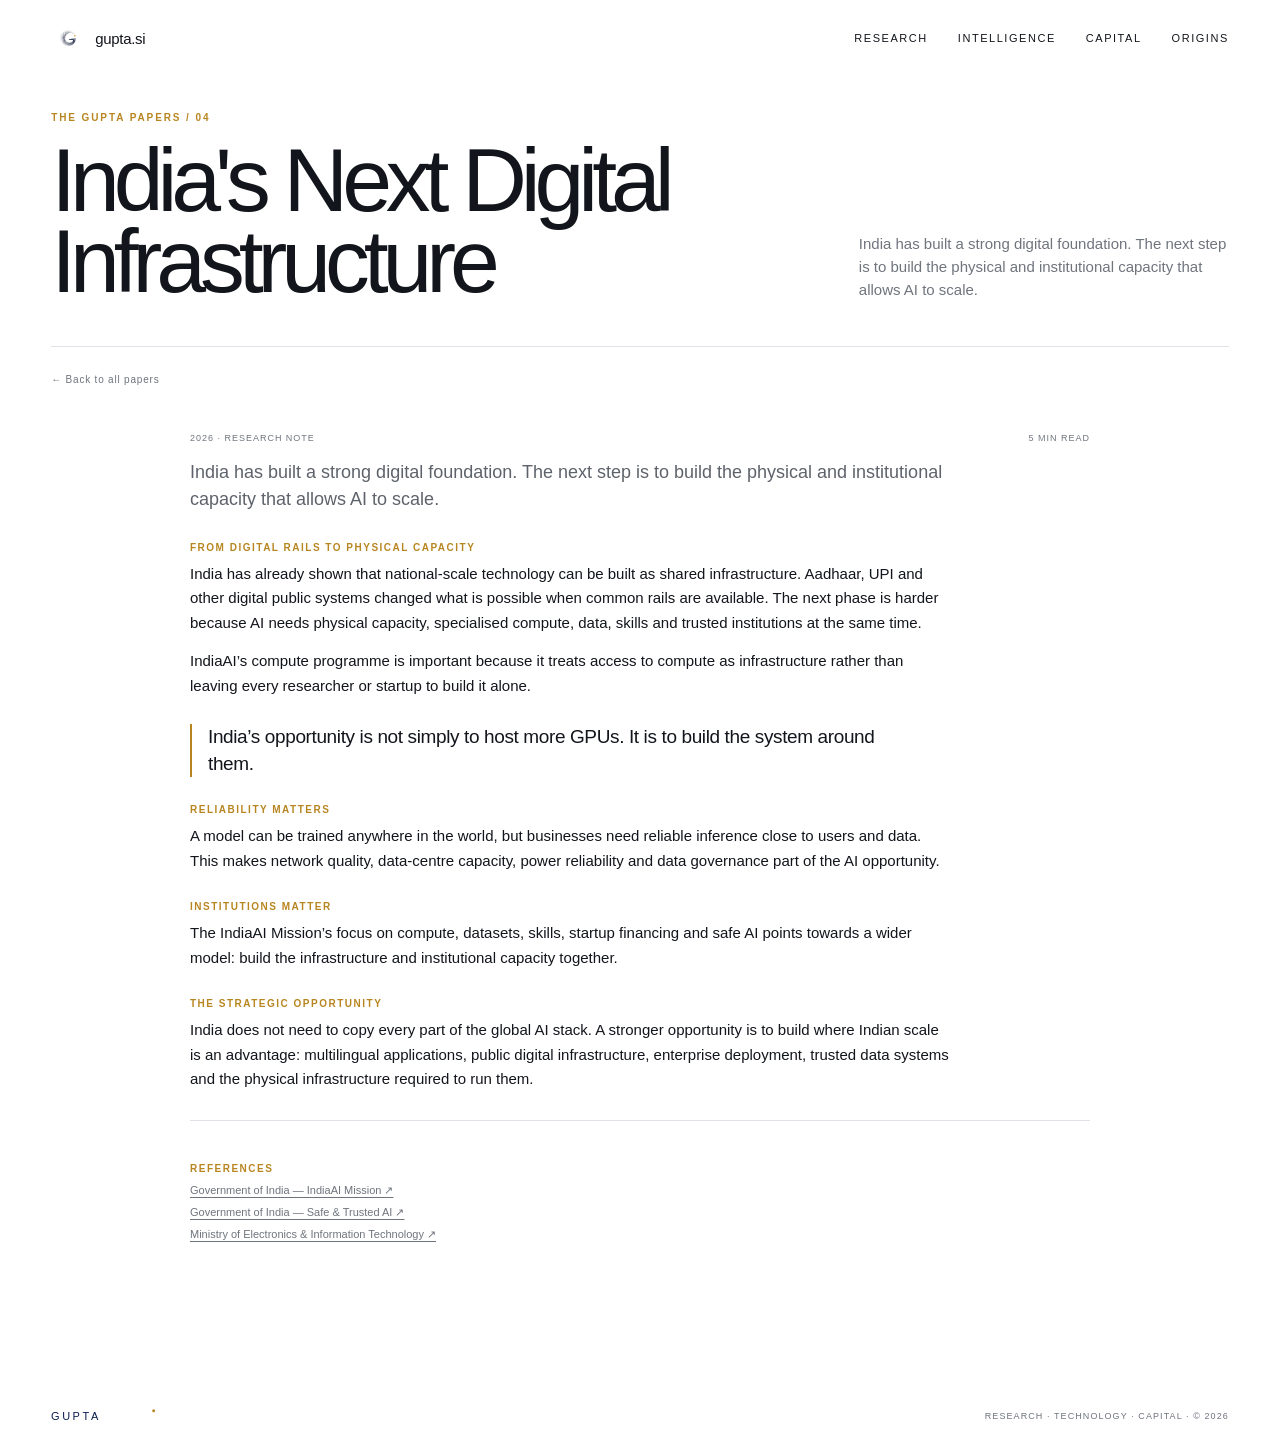
<file: papers/india.html>
<!doctype html><html lang="en"><head><meta charset="utf-8"><meta name="viewport" content="width=device-width,initial-scale=1"><meta name="theme-color" content="#fff"><meta name="description" content="India's Next Digital Infrastructure — The Gupta Papers."><link rel="icon" href="../assets/favicon.svg"><title>Gupta — India's Next Digital Infrastructure</title><link rel="stylesheet" href="../assets/styles.css"></head><body>
<header class="site-header"><a class="brand" href="../index.html"><img src="../assets/gupta-mark.png" class="brand-mark" alt="Gupta"><span class="brand-name">gupta.si</span></a><nav class="desktop-nav"><a href="../research.html">Research</a><a href="../intelligence.html">Intelligence</a><a href="../capital.html">Capital</a><a href="../origins.html">Origins</a></nav><button class="menu-toggle"><span></span><span></span></button></header><div class="mobile-menu"><a href="../research.html">Research</a><a href="../intelligence.html">Intelligence</a><a href="../capital.html">Capital</a><a href="../origins.html">Origins</a></div>
<main class="inner-page"><div class="page-intro"><div><p class="eyebrow">THE GUPTA PAPERS / 04</p><h1>India's Next Digital Infrastructure</h1></div><p class="intro-copy">India has built a strong digital foundation. The next step is to build the physical and institutional capacity that allows AI to scale.</p></div><div style="padding:22px 0 0"><a class="section-note" href="../research.html">← Back to all papers</a></div><article class="paper-article" style="padding-top:46px"><div class="article-meta"><span>2026 · RESEARCH NOTE</span><span>5 min READ</span></div><p class="dek">India has built a strong digital foundation. The next step is to build the physical and institutional capacity that allows AI to scale.</p>
<h3>From digital rails to physical capacity</h3><p>India has already shown that national-scale technology can be built as shared infrastructure. Aadhaar, UPI and other digital public systems changed what is possible when common rails are available. The next phase is harder because AI needs physical capacity, specialised compute, data, skills and trusted institutions at the same time.</p><p>IndiaAI’s compute programme is important because it treats access to compute as infrastructure rather than leaving every researcher or startup to build it alone.</p><div class="pull">India’s opportunity is not simply to host more GPUs. It is to build the system around them.</div><h3>Reliability matters</h3><p>A model can be trained anywhere in the world, but businesses need reliable inference close to users and data. This makes network quality, data-centre capacity, power reliability and data governance part of the AI opportunity.</p><h3>Institutions matter</h3><p>The IndiaAI Mission’s focus on compute, datasets, skills, startup financing and safe AI points towards a wider model: build the infrastructure and institutional capacity together.</p><h3>The strategic opportunity</h3><p>India does not need to copy every part of the global AI stack. A stronger opportunity is to build where Indian scale is an advantage: multilingual applications, public digital infrastructure, enterprise deployment, trusted data systems and the physical infrastructure required to run them.</p>
<div class="references"><h3>References</h3><p><a href="https://www.pib.gov.in/PressReleasePage.aspx?PRID=2227612&lang=1&reg=3" target="_blank" rel="noopener">Government of India — IndiaAI Mission ↗</a></p><p><a href="https://www.pib.gov.in/PressReleasePage.aspx?PRID=2289946&lang=2&reg=48" target="_blank" rel="noopener">Government of India — Safe & Trusted AI ↗</a></p><p><a href="https://www.meity.gov.in/" target="_blank" rel="noopener">Ministry of Electronics & Information Technology ↗</a></p></div></article></main><footer class="site-footer"><img class="footer-wordmark" src="../assets/wordmark.svg" alt="Gupta"><span>Research · Technology · Capital · © 2026</span></footer><script src="../assets/site.js"></script></body></html>
</file>
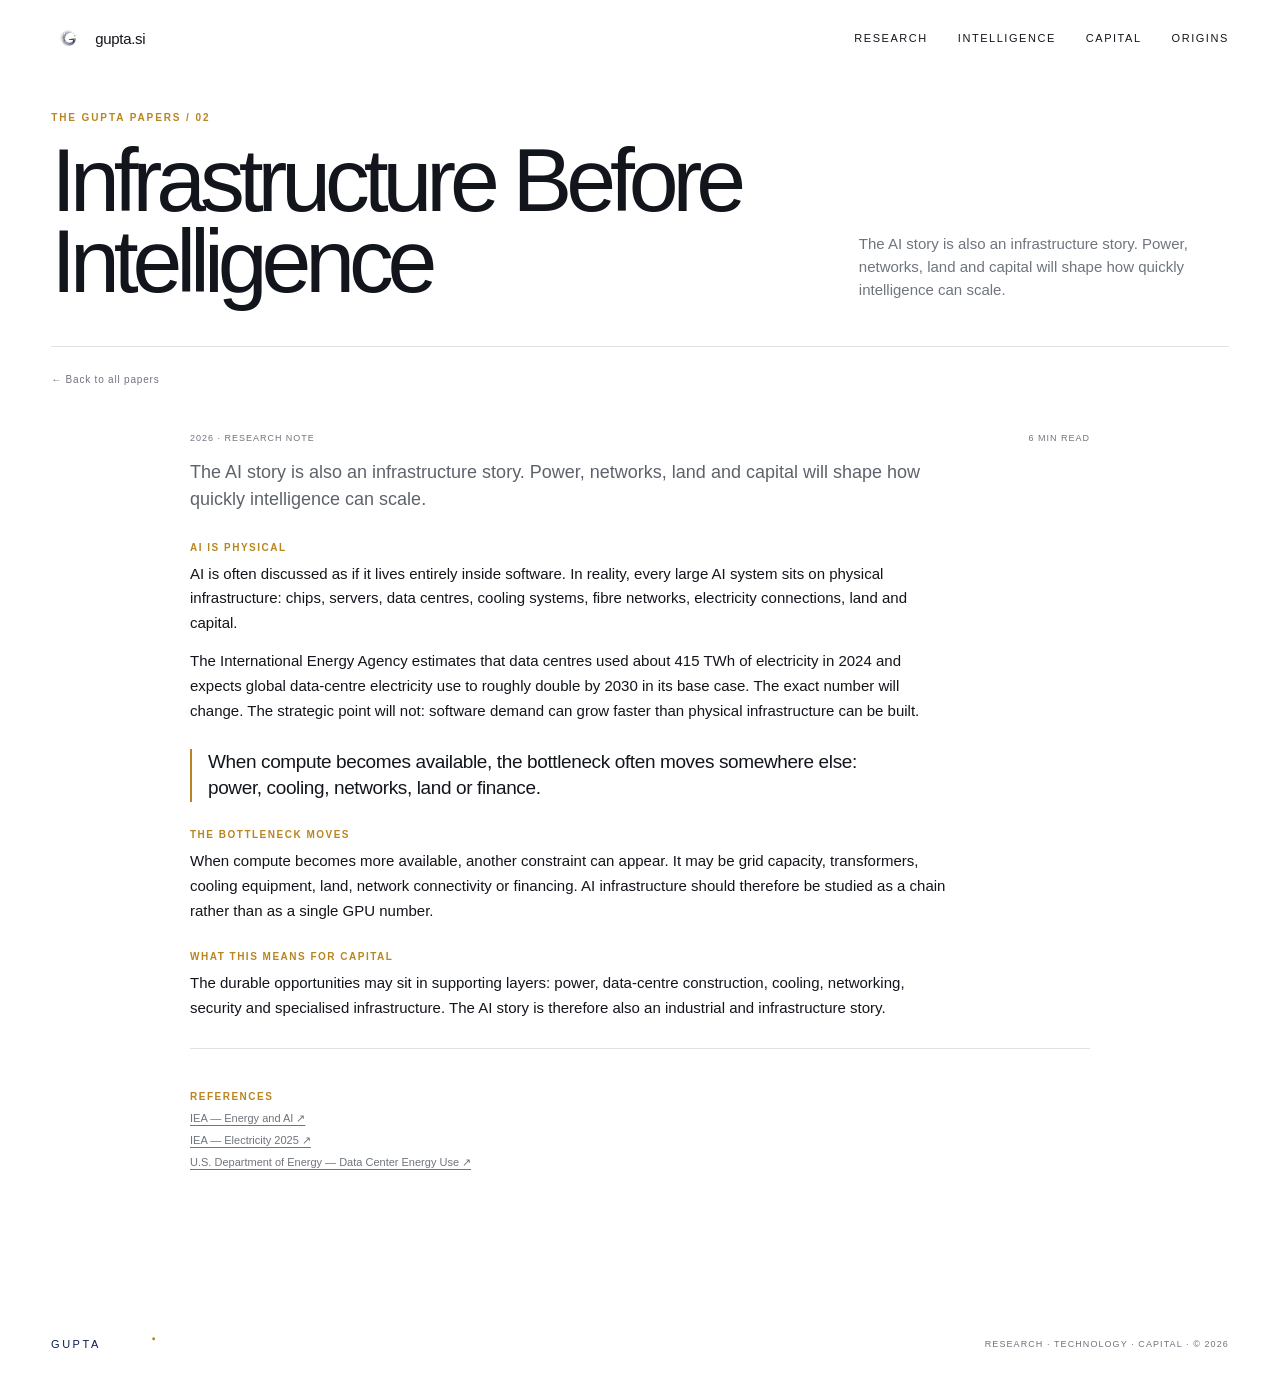
<file: papers/infrastructure.html>
<!doctype html><html lang="en"><head><meta charset="utf-8"><meta name="viewport" content="width=device-width,initial-scale=1"><meta name="theme-color" content="#fff"><meta name="description" content="Infrastructure Before Intelligence — The Gupta Papers."><link rel="icon" href="../assets/favicon.svg"><title>Gupta — Infrastructure Before Intelligence</title><link rel="stylesheet" href="../assets/styles.css"></head><body>
<header class="site-header"><a class="brand" href="../index.html"><img src="../assets/gupta-mark.png" class="brand-mark" alt="Gupta"><span class="brand-name">gupta.si</span></a><nav class="desktop-nav"><a href="../research.html">Research</a><a href="../intelligence.html">Intelligence</a><a href="../capital.html">Capital</a><a href="../origins.html">Origins</a></nav><button class="menu-toggle"><span></span><span></span></button></header><div class="mobile-menu"><a href="../research.html">Research</a><a href="../intelligence.html">Intelligence</a><a href="../capital.html">Capital</a><a href="../origins.html">Origins</a></div>
<main class="inner-page"><div class="page-intro"><div><p class="eyebrow">THE GUPTA PAPERS / 02</p><h1>Infrastructure Before Intelligence</h1></div><p class="intro-copy">The AI story is also an infrastructure story. Power, networks, land and capital will shape how quickly intelligence can scale.</p></div><div style="padding:22px 0 0"><a class="section-note" href="../research.html">← Back to all papers</a></div><article class="paper-article" style="padding-top:46px"><div class="article-meta"><span>2026 · RESEARCH NOTE</span><span>6 min READ</span></div><p class="dek">The AI story is also an infrastructure story. Power, networks, land and capital will shape how quickly intelligence can scale.</p>
<h3>AI is physical</h3><p>AI is often discussed as if it lives entirely inside software. In reality, every large AI system sits on physical infrastructure: chips, servers, data centres, cooling systems, fibre networks, electricity connections, land and capital.</p><p>The International Energy Agency estimates that data centres used about 415 TWh of electricity in 2024 and expects global data-centre electricity use to roughly double by 2030 in its base case. The exact number will change. The strategic point will not: software demand can grow faster than physical infrastructure can be built.</p><div class="pull">When compute becomes available, the bottleneck often moves somewhere else: power, cooling, networks, land or finance.</div><h3>The bottleneck moves</h3><p>When compute becomes more available, another constraint can appear. It may be grid capacity, transformers, cooling equipment, land, network connectivity or financing. AI infrastructure should therefore be studied as a chain rather than as a single GPU number.</p><h3>What this means for capital</h3><p>The durable opportunities may sit in supporting layers: power, data-centre construction, cooling, networking, security and specialised infrastructure. The AI story is therefore also an industrial and infrastructure story.</p>
<div class="references"><h3>References</h3><p><a href="https://www.iea.org/reports/energy-and-ai" target="_blank" rel="noopener">IEA — Energy and AI ↗</a></p><p><a href="https://www.iea.org/reports/electricity-2025" target="_blank" rel="noopener">IEA — Electricity 2025 ↗</a></p><p><a href="https://www.energy.gov/articles/doe-releases-new-report-evaluating-increasing-energy-use-data-centers" target="_blank" rel="noopener">U.S. Department of Energy — Data Center Energy Use ↗</a></p></div></article></main><footer class="site-footer"><img class="footer-wordmark" src="../assets/wordmark.svg" alt="Gupta"><span>Research · Technology · Capital · © 2026</span></footer><script src="../assets/site.js"></script></body></html>
</file>
<file: assets/styles.css>
:root{
    --white:#fff;
    --navy:#071b4d;
    --ink:#12151b;
    --muted:#6f747d;
    --gold:#b88621;
    --line:#dfe2e6;
    --soft:#f5f6f8;
    --pad:clamp(20px,4vw,68px);
    --max:1440px
}
*{
    box-sizing:border-box
}
html{
    scroll-behavior:smooth;
    scroll-padding-top:96px
}
body{
    margin:0;
    background:#fff;
    color:var(--ink);
    font-family:-apple-system,BlinkMacSystemFont,"Helvetica Neue",Helvetica,Arial,sans-serif;
    -webkit-font-smoothing:antialiased
}
a{
    color:inherit;
    text-decoration:none
}
.site-header{
    position:fixed;
    z-index:50;
    top:0;
    left:0;
    right:0;
    height:76px;
    display:flex;
    align-items:center;
    justify-content:space-between;
    padding:0 var(--pad);
    background:linear-gradient(#fff 62%,rgba(255,255,255,0));
    pointer-events:none
}
.brand,.desktop-nav,.menu-toggle{
    pointer-events:auto
}
.brand{
    display:flex;
    align-items:center;
    gap:10px
}
.brand-mark{
    width:34px;
    height:34px
}
.brand-name{
    font-size:15px;
    letter-spacing:-.02em
}
.desktop-nav{
    display:flex;
    gap:30px;
    font-size:11px;
    letter-spacing:.14em;
    text-transform:uppercase
}
.desktop-nav a:hover{
    opacity:.5
}
.menu-toggle{
    display:none;
    background:none;
    border:0;
    padding:8px
}
.menu-toggle span{
    display:block;
    width:23px;
    height:1px;
    background:#111;
    margin:5px
}
.mobile-menu{
    display:none
}
.hero{
    min-height:100svh;
    box-sizing:border-box;
    padding:98px var(--pad) 48px;
    max-width:var(--max);
    margin:auto;
    display:grid;
    grid-template-columns:1.08fr .92fr;
    gap:3vw;
    align-items:center
}
.hero h1{
    font-size:clamp(54px,7vw,108px);
    line-height:.9;
    letter-spacing:-.068em;
    font-weight:400;
    margin:0;
    max-width:900px
}
.eyebrow{
    font-size:10px;
    letter-spacing:.19em;
    text-transform:uppercase;
    color:var(--gold);
    margin:0 0 17px;
    font-weight:650
}
.hero-deck{
    font-size:18px;
    line-height:1.45;
    color:#5f646d;
    max-width:560px;
    margin:27px 0 0
}
.hero-links{
    display:flex;
    gap:25px;
    margin-top:27px
}
.text-link{
    font-size:10px;
    letter-spacing:.13em;
    text-transform:uppercase;
    border-bottom:1px solid #111;
    padding-bottom:7px
}
.muted-link{
    color:var(--muted);
    border-color:var(--line)
}
.globe-wrap{
    width:min(100%,590px);
    aspect-ratio:1;
    justify-self:end;
    position:relative
}
.globe-wrap canvas{
    width:100%;
    height:100%
}
.globe-caption{
    position:absolute;
    bottom:8%;
    left:8%;
    font-size:9px;
    letter-spacing:.18em;
    color:var(--muted)
}
.section{
    max-width:var(--max);
    margin:auto;
    padding:64px var(--pad);
    border-top:1px solid var(--line)
}
.section-head{
    display:flex;
    justify-content:space-between;
    align-items:baseline;
    margin-bottom:25px
}
.section-note{
    font-size:10px;
    color:var(--muted);
    letter-spacing:.08em
}
.signal-grid{
    display:grid;
    grid-template-columns:1fr 1fr
}
.signal{
    display:grid;
    grid-template-columns:45px 1fr 20px;
    padding:20px 0;
    border-top:1px solid var(--line);
    gap:10px
}
.signal:nth-child(-n+2){
    border-top:0
}
.signal:hover{
    padding-left:7px
}
.signal-no{
    font-size:10px;
    color:var(--muted)
}
.signal b{
    font-size:11px;
    letter-spacing:.11em;
    font-weight:600
}
.signal small{
    display:block;
    color:var(--muted);
    font-size:12px;
    margin-top:6px
}
.paper-list{
    border-top:1px solid var(--line)
}
.paper{
    display:grid;
    grid-template-columns:105px 1fr 80px;
    gap:18px;
    padding:19px 0;
    border-bottom:1px solid var(--line);
    align-items:baseline
}
.paper span,.paper em{
    font-size:9px;
    color:var(--muted);
    font-style:normal;
    letter-spacing:.08em
}
.paper h2{
    font-size:25px;
    line-height:1.05;
    font-weight:400;
    letter-spacing:-.045em;
    margin:0
}
.paper:hover h2{
    text-decoration:underline;
    text-decoration-thickness:1px;
    text-underline-offset:5px
}
.hindi-section{
    border-top:1px solid var(--line);
    padding:70px var(--pad)
}
.hindi-inner{
    max-width:var(--max);
    margin:auto
}
.hindi-section blockquote{
    font-family:"Noto Serif Devanagari","Nirmala UI","Mangal",serif;
    font-size:clamp(34px,4.7vw,65px);
    line-height:1.18;
    letter-spacing:-.035em;
    margin:0;
    max-width:900px
}
.translation{
    font-size:12px;
    color:var(--muted);
    margin-top:18px
}
.manifesto{
    background:var(--navy);
    color:#fff;
    padding:78px var(--pad)
}
.manifesto-inner{
    max-width:var(--max);
    margin:auto
}
.manifesto blockquote{
    font-size:clamp(42px,5.5vw,76px);
    line-height:.98;
    letter-spacing:-.06em;
    font-weight:400;
    margin:0;
    max-width:1000px
}
.manifesto p:last-child{
    max-width:610px;
    color:#cbd0da;
    line-height:1.55;
    font-size:14px;
    margin-top:30px
}
.site-footer{
    display:flex;
    justify-content:space-between;
    align-items:center;
    padding:20px var(--pad);
    font-size:9px;
    letter-spacing:.12em;
    text-transform:uppercase;
    color:var(--muted)
}
.footer-wordmark{
    width:110px;
    height:auto
}
.inner-page{
    max-width:var(--max);
    margin:auto;
    padding:112px var(--pad) 70px
}
.page-intro{
    display:grid;
    grid-template-columns:minmax(0,1fr) 370px;
    gap:50px;
    align-items:end;
    padding-bottom:45px;
    border-bottom:1px solid var(--line)
}
.page-intro h1{
    font-size:clamp(54px,7vw,105px);
    line-height:.9;
    letter-spacing:-.068em;
    font-weight:400;
    margin:0
}
.intro-copy{
    font-size:15px;
    line-height:1.55;
    color:var(--muted);
    margin:0
}
.content-list{
    border-bottom:1px solid var(--line)
}
.content-row{
    display:grid;
    grid-template-columns:48px minmax(0,1fr) 80px;
    gap:15px;
    padding:23px 0;
    border-bottom:1px solid var(--line)
}
.content-row:last-child{
    border-bottom:0
}
.row-no{
    font-size:10px;
    color:var(--muted)
}
.content-row h2{
    font-size:29px;
    line-height:1;
    letter-spacing:-.05em;
    font-weight:400;
    margin:0
}
.content-row p{
    font-size:13px;
    color:var(--muted);
    line-height:1.45;
    max-width:760px;
    margin:9px 0 0
}
.content-row em{
    font-size:9px;
    color:var(--muted);
    font-style:normal;
    text-align:right;
    text-transform:uppercase;
    letter-spacing:.1em
}
.article-nav{
    display:flex;
    gap:7px;
    flex-wrap:wrap;
    margin:25px 0 55px
}
.article-nav a{
    font-size:9px;
    text-transform:uppercase;
    letter-spacing:.09em;
    border:1px solid var(--line);
    padding:8px 10px
}
.article-nav a:hover{
    border-color:#111
}
.paper-article{
    max-width:900px;
    margin:0 auto;
    padding:0 0 68px;
    scroll-margin-top:100px
}
.paper-article+.paper-article{
    border-top:1px solid var(--line);
    padding-top:68px
}
.article-meta{
    display:flex;
    justify-content:space-between;
    color:var(--muted);
    font-size:9px;
    letter-spacing:.11em;
    text-transform:uppercase;
    margin-bottom:16px
}
.paper-article h2{
    font-size:clamp(38px,4.7vw,64px);
    line-height:.96;
    letter-spacing:-.06em;
    font-weight:400;
    margin:0 0 16px
}
.paper-article .dek{
    font-size:18px;
    line-height:1.48;
    color:#5e636b;
    max-width:760px;
    margin:0 0 29px
}
.paper-article h3{
    font-size:10px;
    text-transform:uppercase;
    letter-spacing:.15em;
    color:var(--gold);
    margin:27px 0 9px
}
.paper-article p{
    font-size:15px;
    line-height:1.66;
    max-width:760px;
    margin:0 0 13px
}
.pull{
    border-left:2px solid var(--gold);
    padding-left:16px;
    font-size:19px;
    line-height:1.4;
    letter-spacing:-.02em;
    margin:25px 0;
    max-width:720px
}
.references{
    border-top:1px solid var(--line);
    margin-top:28px;
    padding-top:15px
}
.references p{
    font-size:11px;
    line-height:1.45;
    color:var(--muted);
    margin:6px 0
}
.references a{
    text-decoration:underline;
    text-underline-offset:3px
}
.topic-section{
    padding:48px 0;
    border-top:1px solid var(--line);
    scroll-margin-top:100px
}
.topic-section h2{
    font-size:clamp(30px,4vw,52px);
    font-weight:400;
    letter-spacing:-.055em;
    margin:0 0 10px
}
.topic-section>p{
    font-size:15px;
    line-height:1.6;
    color:#60656d;
    max-width:790px;
    margin:0
}
.topic-grid{
    display:grid;
    grid-template-columns:repeat(3,1fr);
    gap:18px;
    margin-top:22px
}
.topic-card{
    border-top:1px solid var(--line);
    padding-top:13px
}
.topic-card b{
    font-size:9px;
    letter-spacing:.13em;
    text-transform:uppercase
}
.topic-card p{
    font-size:12px!important;
    margin-top:6px!important
}
.origin-grid{
    display:grid;
    grid-template-columns:1fr 1fr
}
.origin-block{
    padding:32px 0;
    border-bottom:1px solid var(--line)
}
.origin-block:nth-child(odd){
    padding-right:45px;
    border-right:1px solid var(--line)
}
.origin-block:nth-child(even){
    padding-left:45px
}
.origin-block h2{
    font-size:29px;
    font-weight:400;
    letter-spacing:-.045em;
    margin:0 0 10px
}
.origin-block p{
    font-size:14px;
    line-height:1.6;
    color:#60656d;
    max-width:600px;
    margin:0
}
.closing-note{
    padding:55px 0 0;
    max-width:850px
}
.closing-note p:last-child{
    font-size:24px;
    line-height:1.25;
    letter-spacing:-.035em;
    margin:0
}
 @media(max-width:900px){
    .site-header{
        height:68px;
        padding:0 20px
    }
    .desktop-nav{
        display:none
    }
    .menu-toggle{
        display:block
    }
    .mobile-menu{
        display:flex;
        position:fixed;
        z-index:40;
        inset:0;
        background:#fff;
        padding:86px 22px 30px;
        flex-direction:column;
        gap:17px;
        transform:translateY(-100%);
        transition:transform .3s ease
    }
    .mobile-menu.open{
        transform:none
    }
    .mobile-menu a{
        font-size:36px;
        letter-spacing:-.05em
    }
    .hero{
        min-height:auto;
        padding:90px 20px 42px;
        grid-template-columns:1fr;
        gap:12px
    }
    .globe-wrap{
        order:-1;
        width:min(88vw,430px);
        justify-self:center
    }
    .hero h1{
        font-size:clamp(52px,14vw,76px)
    }
    .hero-deck{
        font-size:16px
    }
    .hero-links{
        flex-direction:column;
        gap:13px
    }
    .section{
        padding:50px 20px
    }
    .signal-grid{
        grid-template-columns:1fr
    }
    .signal:nth-child(2){
        border-top:1px solid var(--line)
    }
    .paper{
        grid-template-columns:1fr;
        gap:7px
    }
    .paper h2{
        font-size:24px
    }
    .hindi-section{
        padding:55px 20px
    }
    .manifesto{
        padding:60px 20px
    }
    .site-footer{
        padding:18px 20px
    }
    .inner-page{
        padding:90px 20px 55px
    }
    .page-intro{
        grid-template-columns:1fr;
        gap:20px;
        padding-bottom:35px
    }
    .page-intro h1{
        font-size:clamp(52px,14vw,78px)
    }
    .content-row{
        grid-template-columns:32px 1fr;
        gap:8px
    }
    .content-row em{
        grid-column:2;
        text-align:left
    }
    .content-row h2{
        font-size:27px
    }
    .article-nav{
        margin-bottom:38px
    }
    .paper-article+.paper-article{
        padding-top:55px
    }
    .paper-article{
        padding-bottom:55px
    }
    .paper-article h2{
        font-size:42px
    }
    .paper-article .dek{
        font-size:16px
    }
    .paper-article p{
        font-size:15px
    }
    .topic-grid{
        grid-template-columns:1fr
    }
    .origin-grid{
        grid-template-columns:1fr
    }
    .origin-block:nth-child(odd){
        padding-right:0;
        border-right:0
    }
    .origin-block:nth-child(even){
        padding-left:0
    }
}
</file>
